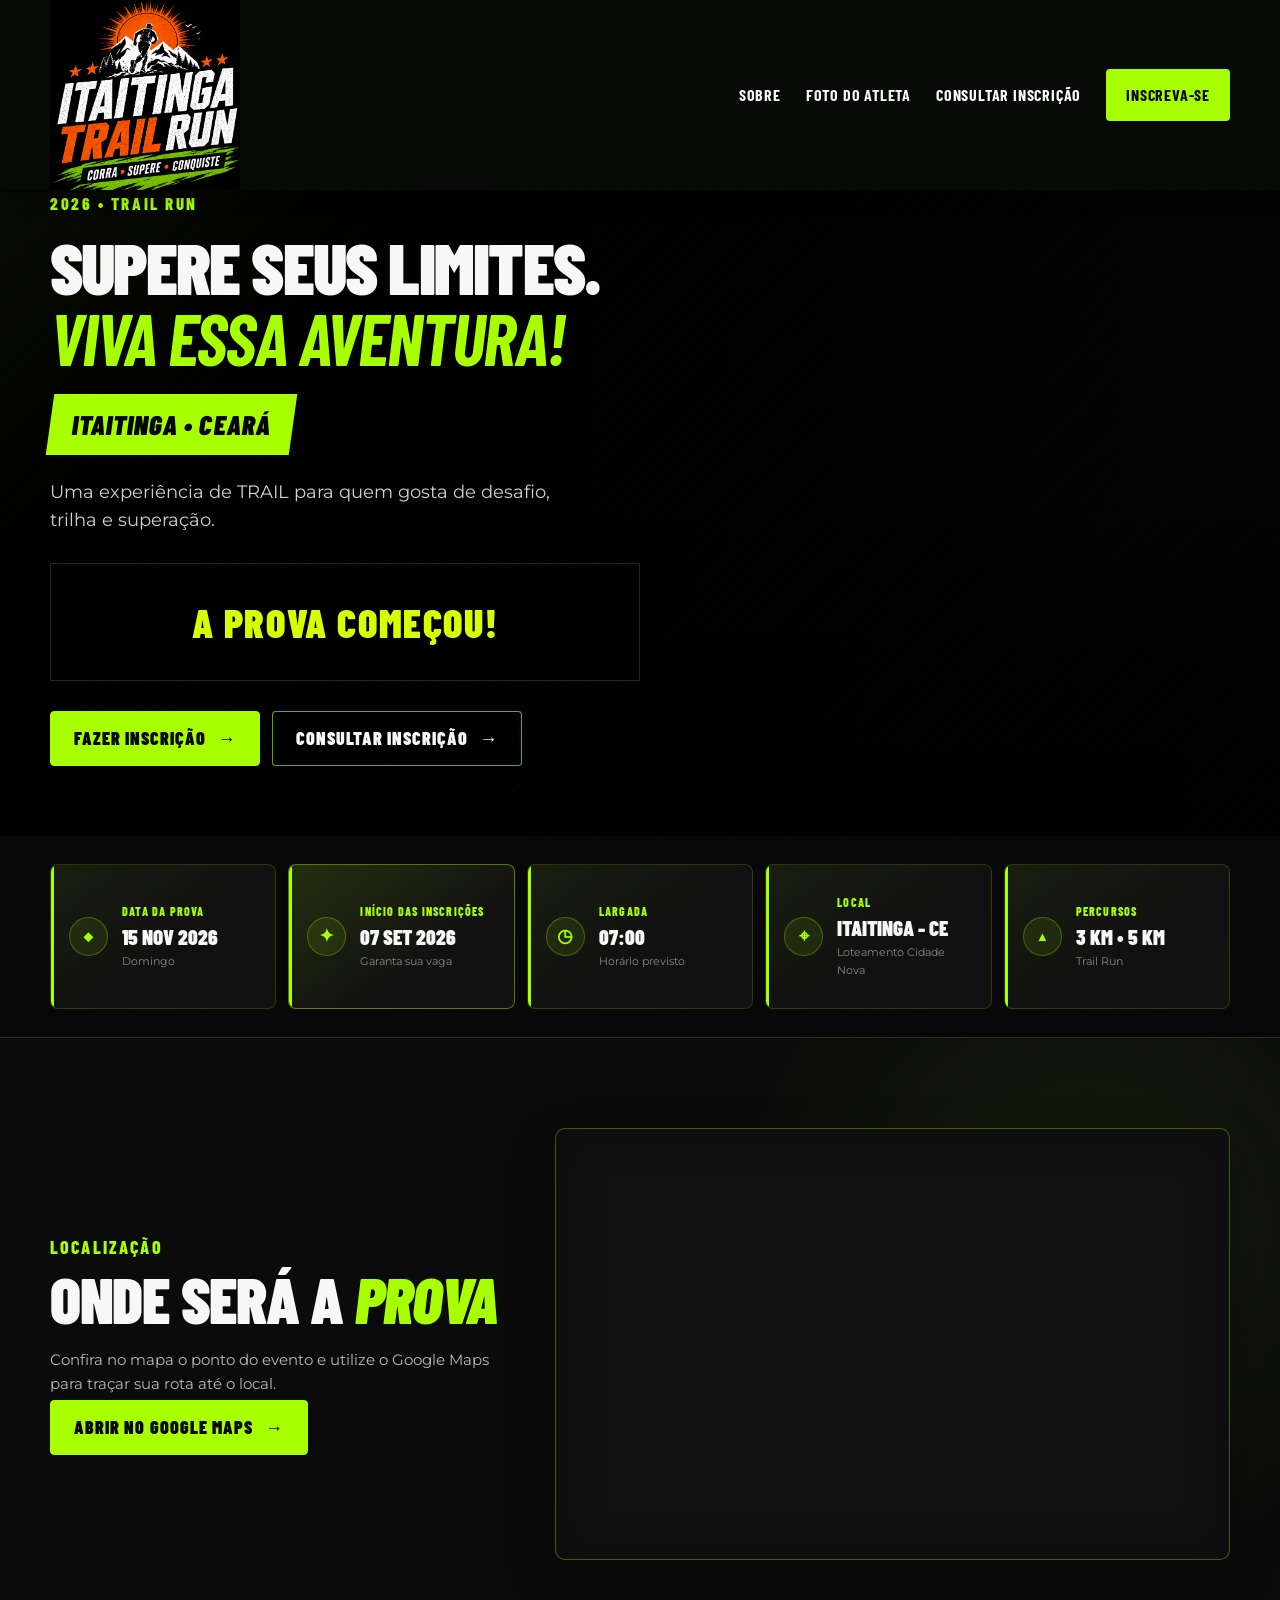
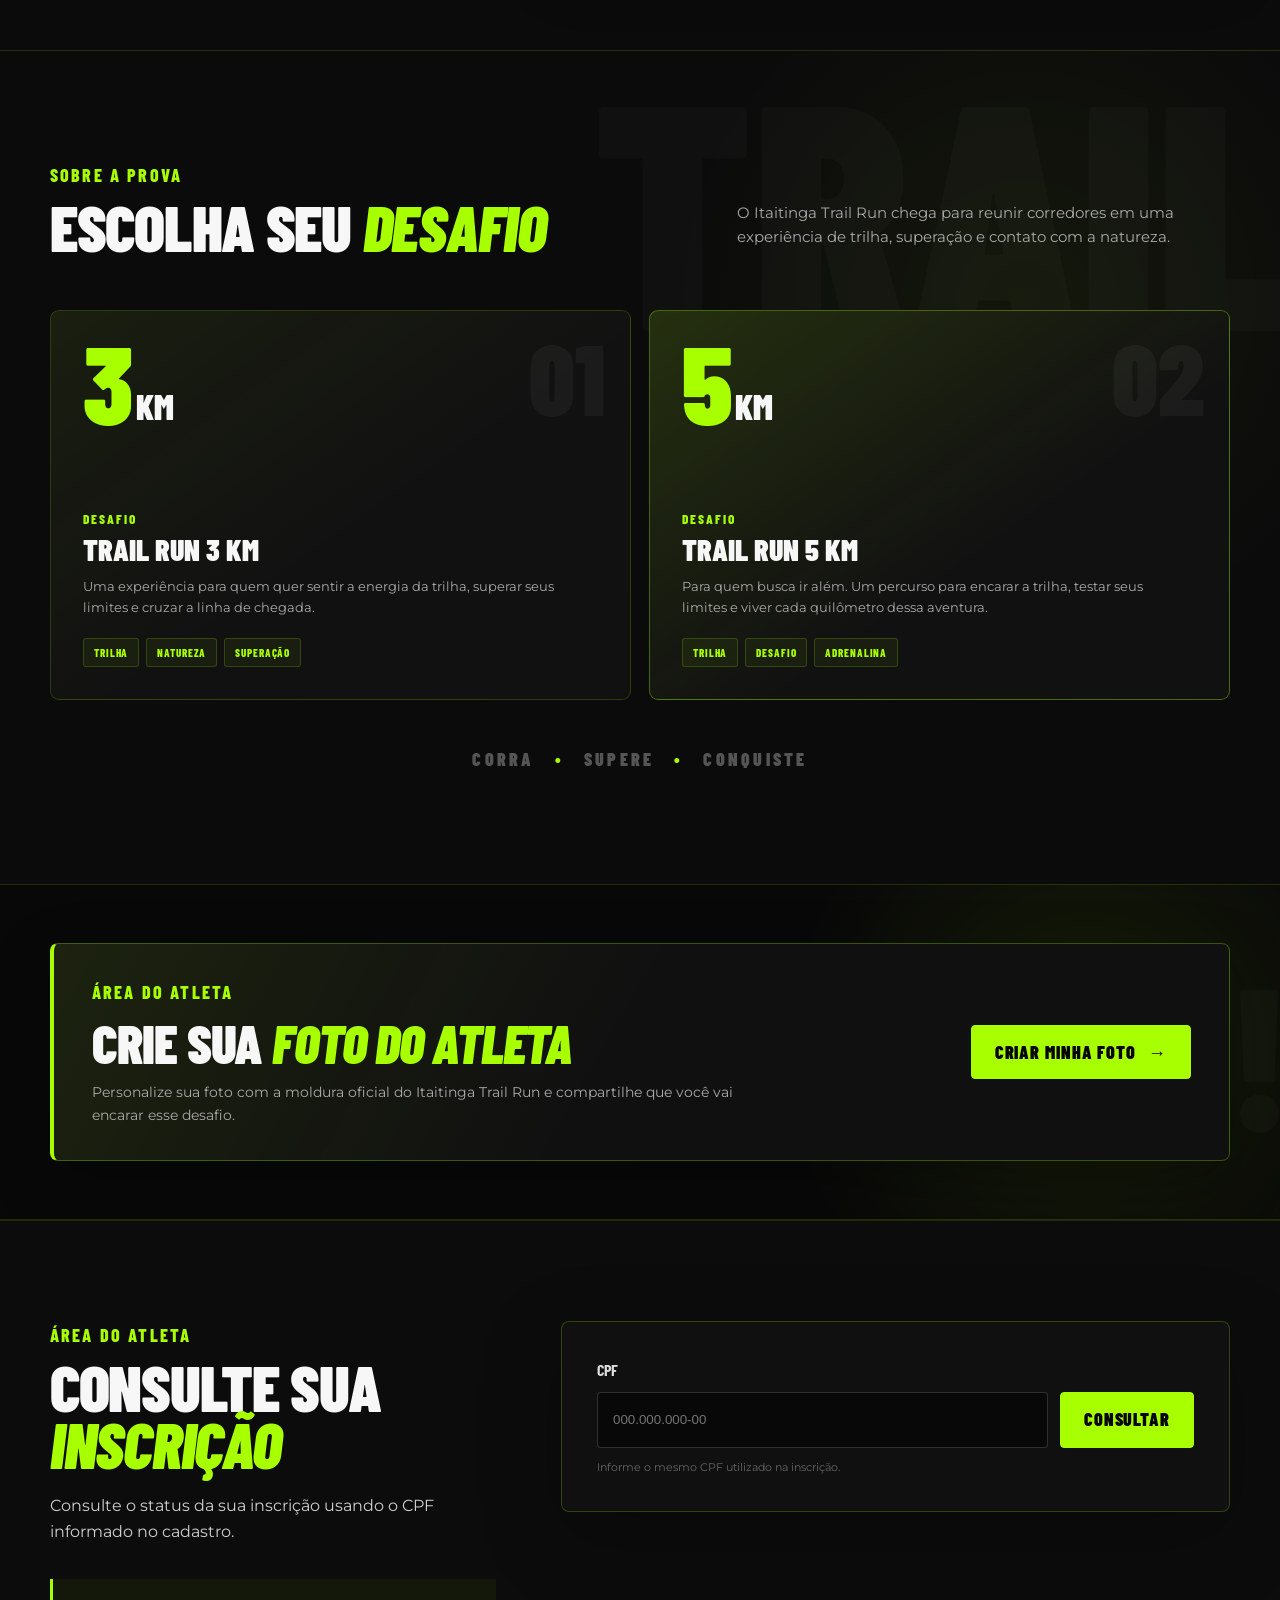
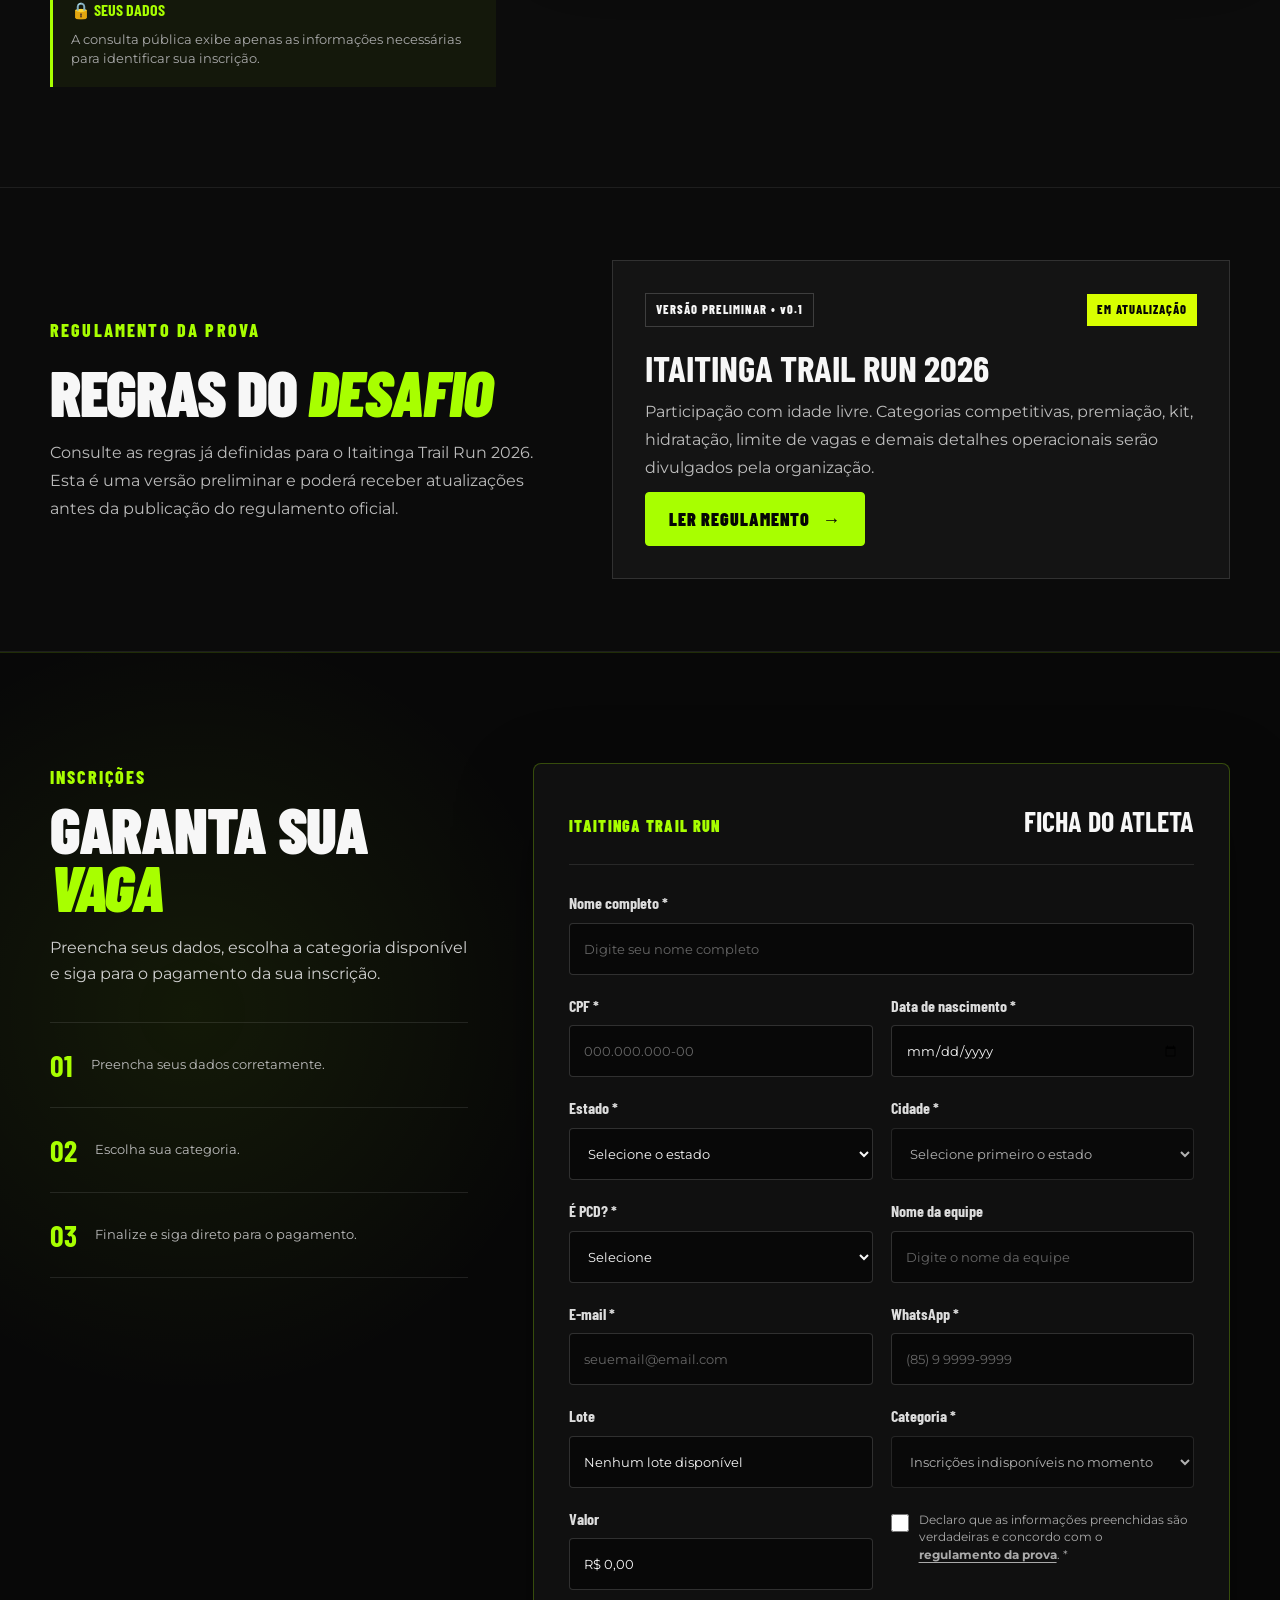
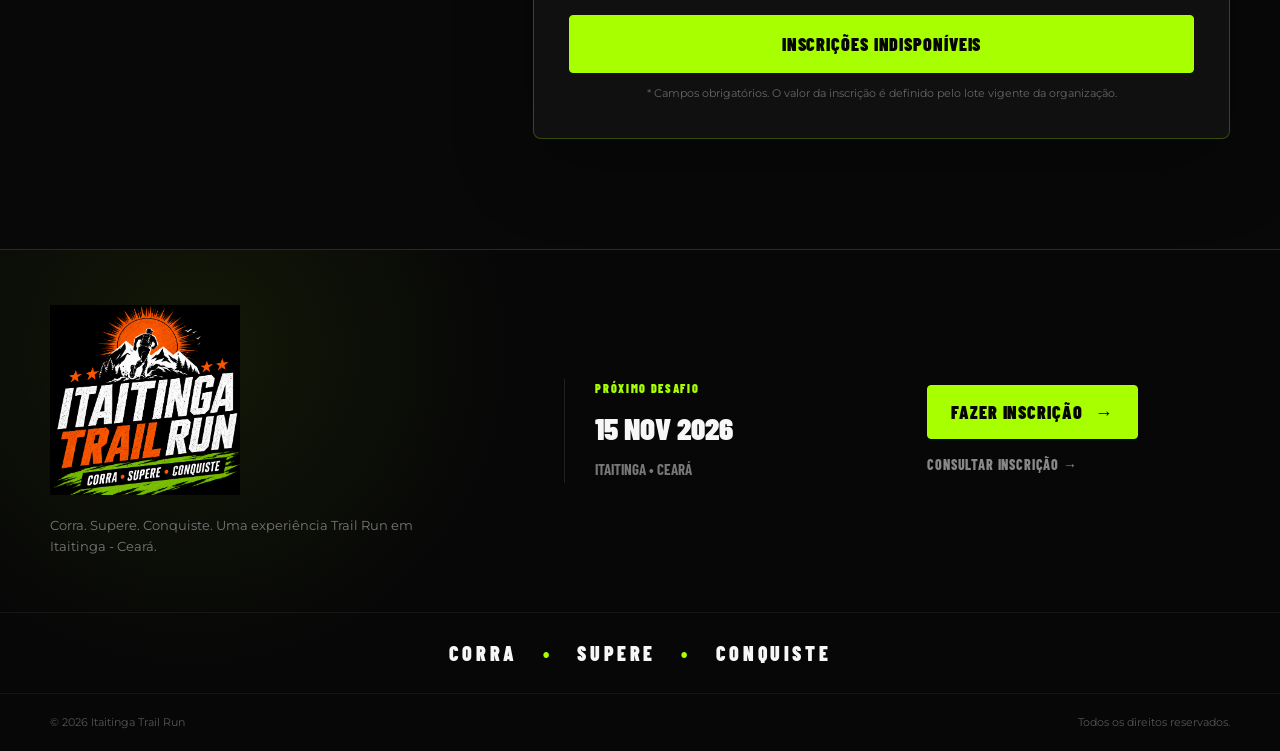
<file: index.html>
<!DOCTYPE html>
<html lang="pt-BR">
<head>
  <meta charset="utf-8"/>
  <meta name="viewport" content="width=device-width, initial-scale=1.0"/>
  <title>Itaitinga Trail Run | 2026</title>
<link rel="icon" type="image/png" sizes="32x32" href="assets/favicon.png">
<link rel="apple-touch-icon" href="assets/favicon.png">
  <meta name="description" content="Itaitinga Trail Run 2026. Corra, supere e conquiste em uma experiência de trail run em Itaitinga, Ceará."/>
  <meta name="theme-color" content="#050505"/>
  <link href="https://fonts.googleapis.com" rel="preconnect"/>
  <link crossorigin href="https://fonts.gstatic.com" rel="preconnect"/>
  <link href="https://fonts.googleapis.com/css2?family=Barlow+Condensed:wght@400;500;600;700;800;900&family=Montserrat:wght@400;500;600;700;800&display=swap" rel="stylesheet"/>
  <link href="css/styles.css" rel="stylesheet"/>
</head>
<body>

<header class="site-header" id="topo">
  <div class="container header-inner">
    <a aria-label="Itaitinga TRAIL RUN - início" class="brand" href="#inicio">
      <img alt="Itaitinga TRAIL RUN" src="assets/logo-itaitinga-trail-run.png"/>
    </a>

    <button aria-expanded="false" aria-label="Abrir menu" class="menu-toggle" id="menuToggle">
      <span></span><span></span><span></span>
    </button>

    <nav class="main-nav" id="mainNav">
      <a href="#sobre">SOBRE</a>
       <a href="foto-atleta/index.html" target="_blank" rel="noopener">FOTO DO ATLETA</a>
      <a class="nav-consult" href="#consulta-inscricao">CONSULTAR INSCRIÇÃO</a>
      <a class="nav-cta js-open-registration" href="#inscricoes">INSCREVA-SE</a>
    </nav>
  </div>
</header>

<main>

  <!-- HERO -->
  <section class="hero" id="inicio">
    <div class="hero-overlay"></div>
    <div class="container hero-content">
      <div class="hero-copy reveal">
        <span class="eyebrow">2026 • TRAIL RUN</span>
        <h1>
          SUPERE SEUS LIMITES.
          <strong>VIVA ESSA AVENTURA!</strong>
        </h1>

        <div class="event-badge">ITAITINGA • CEARÁ</div>

        <p class="hero-text">
          Uma experiência de TRAIL para quem gosta de desafio,
          trilha e superação.
        </p>


        <div class="race-countdown" id="raceCountdown" aria-label="Contagem regressiva para a prova">
          <div class="race-countdown-heading">
            <span>FALTAM</span>
            <strong>PARA A LARGADA</strong>
          </div>

          <div class="race-countdown-grid">
            <div class="race-countdown-item">
              <strong id="countdownDays">00</strong>
              <span>DIAS</span>
            </div>
            <div class="race-countdown-item">
              <strong id="countdownHours">00</strong>
              <span>HORAS</span>
            </div>
            <div class="race-countdown-item">
              <strong id="countdownMinutes">00</strong>
              <span>MIN</span>
            </div>
            <div class="race-countdown-item">
              <strong id="countdownSeconds">00</strong>
              <span>SEG</span>
            </div>
          </div>

          <div class="race-countdown-live" id="raceCountdownLive" hidden>
            A PROVA COMEÇOU!
          </div>
        </div>

        <div class="hero-actions">
          <a class="btn btn-primary js-open-registration" href="#inscricoes">FAZER INSCRIÇÃO <span>→</span></a>
          <a class="btn btn-outline js-open-consultation" href="#consulta-inscricao">CONSULTAR INSCRIÇÃO <span>→</span></a>
        </div>
      </div>
    </div>
  </section>
<!-- INFORMAÇÕES PRINCIPAIS DO EVENTO -->
<section class="event-details">

  <div class="container">

    <div class="event-details-grid">

      <!-- DATA -->
      <div class="event-detail-card">
        <span class="event-detail-icon">◆</span>

        <div>
          <small>DATA DA PROVA</small>
          <strong>15 NOV 2026</strong>
          <p>Domingo</p>
        </div>
      </div>


      <!-- INSCRIÇÕES -->
      <div class="event-detail-card event-detail-featured">
        <span class="event-detail-icon">✦</span>

        <div>
          <small>INÍCIO DAS INSCRIÇÕES</small>
          <strong>07 SET 2026</strong>
          <p>Garanta sua vaga</p>
        </div>
      </div>


      <!-- HORÁRIO -->
      <div class="event-detail-card">
        <span class="event-detail-icon">◷</span>

        <div>
          <small>LARGADA</small>
          <strong>07:00</strong>
          <p>Horário previsto</p>
        </div>
      </div>


      <!-- LOCAL -->
      <div class="event-detail-card">
        <span class="event-detail-icon">⌖</span>

        <div>
          <small>LOCAL</small>
          <strong>ITAITINGA - CE</strong>
          <p>Loteamento Cidade Nova</p>
        </div>
      </div>


      <!-- PERCURSOS -->
      <div class="event-detail-card">
        <span class="event-detail-icon">▲</span>

        <div>
          <small>PERCURSOS</small>
          <strong>3 KM • 5 KM</strong>
          <p>Trail Run</p>
        </div>
      </div>

    </div>

  </div>

</section>

<!-- LOCALIZAÇÃO DO EVENTO -->
<section class="event-location">

  <div class="container event-location-grid">

    <div class="event-location-copy">

      <span class="section-label">
        LOCALIZAÇÃO
      </span>

      <h2>
        ONDE SERÁ A <em>PROVA</em>
      </h2>

      <p>
        Confira no mapa o ponto do evento e utilize
        o Google Maps para traçar sua rota até o local.
      </p>

      <a
        class="btn btn-primary event-location-button"
        href="https://www.google.com/maps/search/?api=1&query=Loteamento+Cidade+Nova+Itaitinga+CE"
        target="_blank"
        rel="noopener noreferrer"
      >
        ABRIR NO GOOGLE MAPS
        <span>→</span>
      </a>

    </div>


    <div class="event-location-map">

      <iframe
        title="Localização Itaitinga Trail Run"
        src="https://www.google.com/maps?q=Loteamento%20Cidade%20Nova%20Itaitinga%20CE&output=embed"
        loading="lazy"
        allowfullscreen
        aria-label="Mapa da localização do Itaitinga Trail Run"
        referrerpolicy="no-referrer-when-downgrade"
      ></iframe>

    </div>

  </div>

</section>

  <!-- SOBRE -->
<section class="section section-dark trail-about" id="sobre">

  <div class="container">

    <div class="trail-about-heading reveal">

      <div>
        <span class="section-label">
          SOBRE A PROVA
        </span>

        <h2>
          ESCOLHA SEU <em>DESAFIO</em>
        </h2>
      </div>

      <p>
        O Itaitinga Trail Run chega para reunir corredores
        em uma experiência de trilha, superação e contato
        com a natureza.
      </p>

    </div>


    <div class="trail-challenges">

      <!-- 3 KM -->
      <article class="trail-challenge-card reveal">

        <div class="trail-challenge-number">
          01
        </div>

        <div class="trail-challenge-distance">
          <strong>3</strong>
          <span>KM</span>
        </div>

        <div class="trail-challenge-content">

          <small>DESAFIO</small>

          <h3>
            TRAIL RUN 3 KM
          </h3>

          <p>
            Uma experiência para quem quer sentir a energia
            da trilha, superar seus limites e cruzar a linha
            de chegada.
          </p>

          <div class="trail-challenge-tags">
            <span>TRILHA</span>
            <span>NATUREZA</span>
            <span>SUPERAÇÃO</span>
          </div>

        </div>

      </article>


      <!-- 5 KM -->
      <article class="trail-challenge-card trail-challenge-main reveal">

        <div class="trail-challenge-number">
          02
        </div>

        <div class="trail-challenge-distance">
          <strong>5</strong>
          <span>KM</span>
        </div>

        <div class="trail-challenge-content">

          <small>DESAFIO</small>

          <h3>
            TRAIL RUN 5 KM
          </h3>

          <p>
            Para quem busca ir além. Um percurso para encarar
            a trilha, testar seus limites e viver cada quilômetro
            dessa aventura.
          </p>

          <div class="trail-challenge-tags">
            <span>TRILHA</span>
            <span>DESAFIO</span>
            <span>ADRENALINA</span>
          </div>

        </div>

      </article>

    </div>


    <div class="trail-about-footer reveal">

      <span>
        CORRA
      </span>

      <i>•</i>

      <span>
        SUPERE
      </span>

      <i>•</i>

      <span>
        CONQUISTE
      </span>

    </div>

  </div>

</section>

  <!-- FOTO DO ATLETA -->
  <section class="athlete-photo-cta">
    <div class="container">
      <div class="athlete-photo-cta-card reveal">
        <div class="athlete-photo-cta-copy">
          <span class="section-label">ÁREA DO ATLETA</span>
          <h2>CRIE SUA <em>FOTO DO ATLETA</em></h2>
          <p>
            Personalize sua foto com a moldura oficial do Itaitinga Trail Run
            e compartilhe que você vai encarar esse desafio.
          </p>
        </div>

        <a class="btn btn-primary"
           href="foto-atleta/"
           target="_blank"
           rel="noopener">
          CRIAR MINHA FOTO <span>→</span>
        </a>
      </div>
    </div>
  </section>

  <!-- CONSULTA DE INSCRIÇÃO -->
  <section class="consultation-section" id="consulta-inscricao">
    <div class="container consultation-layout">
      <div class="consultation-intro reveal">
        <span class="section-label">ÁREA DO ATLETA</span>
        <h2>CONSULTE SUA <em>INSCRIÇÃO</em></h2>
        <p>Consulte o status da sua inscrição usando o CPF informado no cadastro.</p>

        <div class="consultation-note">
          <strong>🔒 SEUS DADOS</strong>
          <span>
            A consulta pública exibe apenas as informações necessárias
            para identificar sua inscrição.
          </span>
        </div>
      </div>

      <div class="consultation-card reveal">
        <form class="consultation-form" id="form-consulta">
          <label for="consulta-cpf">CPF</label>
          <div class="consultation-input-row">
            <input autocomplete="off" id="consulta-cpf" maxlength="14" name="cpf" placeholder="000.000.000-00" required type="text"/>
            <button class="btn btn-primary" type="submit">CONSULTAR</button>
          </div>
          <p class="consultation-hint">Informe o mesmo CPF utilizado na inscrição.</p>
        </form>

        <div class="consulta-state" hidden id="consulta-loading">CONSULTANDO INSCRIÇÃO...</div>
        <div class="consulta-state consulta-error" hidden id="consulta-erro"></div>

        <div class="registration-result" hidden id="consulta-resultado">
          <div class="result-top">
            <span>ITAITINGA TRAIL RUN</span>
            <strong id="resultado-numero">#000</strong>
          </div>

          <div class="result-athlete">
            <small>ATLETA</small>
            <strong id="resultado-nome">—</strong>
          </div>

          <div class="result-category">
            <small>CATEGORIA</small>
            <strong id="resultado-categoria">—</strong>
          </div>

          <div class="result-status" id="resultado-status">
            <span id="resultado-status-text">—</span>
          </div>

          <p class="result-message" id="resultado-mensagem"></p>
        </div>
      </div>
    </div>
  </section>


  <!-- REGULAMENTO -->
  <section class="rules-section" id="regulamento">
    <div class="container rules-layout">
      <div class="rules-copy reveal">
        <span class="section-label">REGULAMENTO DA PROVA</span>
        <h2>REGRAS DO <em>DESAFIO</em></h2>
        <p>
          Consulte as regras já definidas para o Itaitinga Trail Run 2026.
          Esta é uma versão preliminar e poderá receber atualizações antes
          da publicação do regulamento oficial.
        </p>
      </div>

      <div class="rules-card reveal">
        <div class="rules-card-top">
          <span class="rules-version">VERSÃO PRELIMINAR • v0.1</span>
          <span class="rules-status">EM ATUALIZAÇÃO</span>
        </div>
        <strong>ITAITINGA TRAIL RUN 2026</strong>
        <p>
          Participação com idade livre. Categorias competitivas, premiação,
          kit, hidratação, limite de vagas e demais detalhes operacionais
          serão divulgados pela organização.
        </p>
        <button class="btn btn-primary" type="button" data-open-rules>
          LER REGULAMENTO <span>→</span>
        </button>
      </div>
    </div>
  </section>

  <!-- INSCRIÇÃO -->
  <section class="registration-section" id="inscricoes">
    <div class="container registration-layout">
      <div class="registration-intro reveal">
        <span class="section-label">INSCRIÇÕES</span>
        <h2>GARANTA SUA <em>VAGA</em></h2>
        <p>
          Preencha seus dados, escolha a categoria disponível e siga para o pagamento da sua inscrição.
        </p>

        <div class="registration-notes">
          <div><strong>01</strong><span>Preencha seus dados corretamente.</span></div>
          <div><strong>02</strong><span>Escolha sua categoria.</span></div>
          <div><strong>03</strong><span>Finalize e siga direto para o pagamento.</span></div>
        </div>
      </div>

      <form class="registration-form reveal" id="form-inscricao">
        <div class="form-header">
          <span>ITAITINGA TRAIL RUN</span>
          <strong>FICHA DO ATLETA</strong>
        </div>

        <div class="form-grid">
          <div class="form-group full">
            <label for="nome">Nome completo *</label>
            <input id="nome" name="nome" autocomplete="name" placeholder="Digite seu nome completo" required type="text"/>
          </div>

          <div class="form-group">
            <label for="cpf">CPF *</label>
            <input id="cpf" maxlength="14" name="cpf" autocomplete="off" inputmode="numeric" placeholder="000.000.000-00" required type="text"/>
          </div>

          <div class="form-group">
            <label for="dataNascimento">Data de nascimento *</label>
            <input id="dataNascimento" name="dataNascimento" autocomplete="bday" required type="date"/>
          </div>

          <div class="form-group">
            <label for="estado">Estado *</label>
            <select id="estado" name="estado" required>
              <option value="">Selecione o estado</option>
            </select>
          </div>

          <div class="form-group">
            <label for="cidade">Cidade *</label>
            <select disabled id="cidade" name="cidade" required>
              <option value="">Selecione primeiro o estado</option>
            </select>
          </div>

          <div class="form-group">
            <label for="pcd">É PCD? *</label>
            <select id="pcd" name="pcd" required>
              <option value="">Selecione</option>
              <option value="Não">Não</option>
              <option value="Sim">Sim</option>
            </select>
          </div>

          <div class="form-group">
            <label for="equipe">Nome da equipe</label>
            <input id="equipe" name="equipe" placeholder="Digite o nome da equipe" type="text"/>
          </div>

          <div class="form-group">
            <label for="email">E-mail *</label>
            <input id="email" name="email" autocomplete="email" placeholder="seuemail@email.com" required type="email"/>
          </div>

          <div class="form-group">
            <label for="telefone">WhatsApp *</label>
            <input id="telefone" name="telefone" autocomplete="tel" inputmode="tel" placeholder="(85) 9 9999-9999" required type="tel"/>
          </div>

          <div class="form-group">
            <label for="lote">Lote</label>
            <input id="lote" name="lote" readonly type="text" value="CARREGANDO..."/>
          </div>

          <div class="form-group">
            <label for="categoria">Categoria *</label>
            <select disabled id="categoria" name="categoria" required>
              <option value="">CARREGANDO CATEGORIAS...</option>
            </select>
          </div>

          <div class="form-group">
            <label for="valor">Valor</label>
            <input id="valor" name="valor" readonly type="text" value="R$ 0,00"/>
          </div>

          <div class="form-check full">
            <input id="termos" name="termos" required type="checkbox"/>
            <label for="termos">
              Declaro que as informações preenchidas são verdadeiras e
              concordo com o <button class="rules-inline-link" type="button" data-open-rules>regulamento da prova</button>. *
            </label>
          </div>
        </div>

        <button class="btn btn-primary btn-submit" type="submit">
          ENVIAR INSCRIÇÃO <span>→</span>
        </button>

        <p class="form-disclaimer">
          * Campos obrigatórios. O valor da inscrição é definido pelo lote vigente da organização.
        </p>

        <div class="form-success" hidden id="formSuccess"></div>
      </form>
    </div>
  </section>

</main>
<!-- RODAPÉ -->
<footer class="site-footer">

  <div class="container footer-main">

    <div class="footer-brand">

      <img
        src="assets/logo-itaitinga-trail-run.png"
        alt="Itaitinga Trail Run"
      >

      <p>
        Corra. Supere. Conquiste.
        Uma experiência Trail Run em Itaitinga - Ceará.
      </p>

    </div>


    <div class="footer-event">

      <small>PRÓXIMO DESAFIO</small>

      <strong>
        15 NOV 2026
      </strong>

      <span>
        ITAITINGA • CEARÁ
      </span>

    </div>


    <div class="footer-actions">

      <a
        href="#inscricoes"
        class="btn btn-primary js-open-registration"
      >
        FAZER INSCRIÇÃO
        <span>→</span>
      </a>

      <a
        href="#consulta-inscricao"
        class="footer-consult-link js-open-consultation"
      >
        CONSULTAR INSCRIÇÃO →
      </a>

    </div>

  </div>


  <div class="footer-slogan">

    <div class="container">

      <span>CORRA</span>
      <i>•</i>

      <span>SUPERE</span>
      <i>•</i>

      <span>CONQUISTE</span>

    </div>

  </div>


  <div class="footer-bottom">

    <div class="container">

      <span>
        © 2026 Itaitinga Trail Run
      </span>

      <span>
        Todos os direitos reservados.
      </span>

    </div>

  </div>

</footer>

<!-- MODAL - REGULAMENTO PRELIMINAR -->
<div class="rules-modal" id="modalRegulamento" hidden>
  <div class="rules-modal-overlay" data-close-rules></div>

  <div class="rules-modal-card" role="dialog" aria-modal="true" aria-labelledby="rulesModalTitle">
    <div class="rules-modal-header">
      <div>
        <span>VERSÃO PRELIMINAR • v0.1</span>
        <h2 id="rulesModalTitle">REGULAMENTO — ITAITINGA TRAIL RUN 2026</h2>
      </div>
      <button class="rules-modal-close" type="button" aria-label="Fechar regulamento" data-close-rules>×</button>
    </div>

    <div class="rules-modal-body">
      <div class="rules-alert">
        <strong>DOCUMENTO PRELIMINAR</strong>
        <p>
          Este regulamento reúne as informações e regras já definidas para o
          Itaitinga Trail Run 2026. Alguns detalhes organizacionais ainda estão
          em definição e poderão ser atualizados antes da publicação da versão oficial.
        </p>
      </div>

      <article class="rules-content">
        <h3>1. DO EVENTO</h3>
        <p>O Itaitinga Trail Run 2026 é um evento esportivo de corrida em trilha, destinado a incentivar a prática esportiva, a superação pessoal, a integração entre os participantes e o contato com a natureza.</p>
        <p>A prova será realizada em Itaitinga, Ceará, no dia <strong>15 de novembro de 2026</strong>, com largada prevista para as <strong>07h00</strong>, e contará com percursos aproximados de <strong>3 km e 5 km</strong>.</p>
        <p>Os percursos poderão apresentar terrenos irregulares, trilhas, aclives, declives, obstáculos naturais e demais características próprias de uma prova de Trail Run.</p>

        <h3>2. DA PROGRAMAÇÃO</h3>
        <p>A largada está prevista para 07h00. Horários de abertura da arena, briefing, premiação, encerramento e demais atividades serão divulgados posteriormente pela organização.</p>
        <p>A programação poderá ser alterada quando necessário por questões operacionais ou de segurança.</p>

        <h3>3. DAS INSCRIÇÕES</h3>
        <p>As inscrições terão início previsto para <strong>07 de setembro de 2026</strong> e serão realizadas através do canal oficial disponibilizado pela organização.</p>
        <p>As inscrições poderão ser divididas em lotes, com valores, períodos e quantidade de vagas definidos e divulgados pela organização. A inscrição será considerada efetivada após a confirmação do pagamento, exceto nos casos autorizados pela organização.</p>
        <p>O participante é responsável pela veracidade das informações fornecidas no cadastro.</p>

        <h3>4. DAS VAGAS</h3>
        <p>O limite de participantes será definido pela organização. As inscrições poderão ser encerradas antecipadamente caso o limite estabelecido seja atingido.</p>

        <h3>5. DA PARTICIPAÇÃO</h3>
        <p>A participação terá <strong>idade livre</strong>, observadas as regras específicas aplicáveis aos menores de 18 anos. A forma de autorização e acompanhamento de menores será detalhada na versão oficial do regulamento.</p>
        <p>O participante declara estar em condições adequadas para realizar a prova e deverá avaliar suas próprias condições físicas antes de participar.</p>

        <h3>6. DAS CATEGORIAS</h3>
        <p>A faixa etária será <strong>livre</strong>. As categorias competitivas, critérios de classificação e eventuais divisões serão divulgados posteriormente pela organização.</p>

        <h3>7. DO KIT DO ATLETA</h3>
        <p>O conteúdo do kit, bem como data, horário, local e regras para retirada, será divulgado posteriormente pelos canais oficiais do evento.</p>

        <h3>8. DA IDENTIFICAÇÃO DO ATLETA</h3>
        <p>O participante deverá utilizar corretamente a identificação oficial fornecida pela organização. A identificação não poderá ser adulterada, reproduzida ou utilizada por outro participante.</p>

        <h3>9. DOS PERCURSOS</h3>
        <p>O evento contará com percursos aproximados de 3 km e 5 km. A quilometragem poderá apresentar pequena variação em razão das características naturais do terreno e da definição final do trajeto.</p>
        <p>O participante deverá seguir a sinalização e permanecer no percurso oficial. Cortar caminho ou abandonar propositalmente o trajeto demarcado poderá resultar em desclassificação.</p>

        <h3>10. DA SEGURANÇA</h3>
        <p>Por se tratar de prova em ambiente de trilha, poderão existir pedras, raízes, areia, lama, vegetação, buracos, desníveis, subidas, descidas e outros obstáculos naturais. Os participantes deverão respeitar as orientações da organização, fiscais e equipe de apoio.</p>

        <h3>11. DA HIDRATAÇÃO</h3>
        <p>Os pontos de hidratação e sua distribuição serão definidos conforme o planejamento final dos percursos e divulgados pela organização.</p>

        <h3>12. DA CONDUTA</h3>
        <p>Os participantes deverão respeitar os demais atletas, organização, voluntários, moradores, propriedades e o meio ambiente. É proibido abandonar lixo no percurso.</p>
        <p>Fraude, agressão, atitude antidesportiva, alteração de identificação, corte intencional do percurso ou desrespeito grave às orientações da organização poderão resultar em desclassificação.</p>

        <h3>13. DO ABANDONO DA PROVA</h3>
        <p>O participante que decidir abandonar a prova deverá, sempre que possível, comunicar sua desistência à organização ou ao ponto de apoio mais próximo.</p>

        <h3>14. DA CLASSIFICAÇÃO E DOS RESULTADOS</h3>
        <p>O sistema de cronometragem, os critérios finais de classificação e o procedimento para eventuais contestações serão divulgados na versão oficial.</p>

        <h3>15. DA PREMIAÇÃO</h3>
        <p>As regras de premiação, colocações contempladas, troféus, medalhas e demais reconhecimentos ainda estão em definição e serão divulgadas antes da realização do evento.</p>

        <h3>16. DO CANCELAMENTO E DA TRANSFERÊNCIA</h3>
        <p>As regras para cancelamento, transferência de titularidade e eventual reembolso serão definidas e publicadas pela organização, observada a legislação aplicável.</p>

        <h3>17. DE ALTERAÇÕES DO EVENTO</h3>
        <p>A organização poderá alterar percurso, horários, programação ou outras características quando necessário para preservar a segurança dos participantes ou diante de circunstâncias alheias ao seu controle.</p>

        <h3>18. DO USO DE IMAGEM</h3>
        <p>Durante o evento poderão ser realizados registros fotográficos e audiovisuais. A utilização desses registros pela organização observará a legislação aplicável.</p>

        <h3>19. DA RESPONSABILIDADE DO PARTICIPANTE</h3>
        <p>Ao realizar sua inscrição, o participante declara ter conhecimento das características de uma prova de Trail Run e compromete-se a respeitar o regulamento vigente e as orientações da organização.</p>
        <p>As disposições deste regulamento não excluem as responsabilidades legais atribuídas à organização do evento.</p>

        <h3>20. DAS DISPOSIÇÕES FINAIS</h3>
        <p>Esta é uma <strong>versão preliminar</strong>. Informações ainda não definidas serão incorporadas por meio de atualização deste documento.</p>
        <p>Os casos não previstos serão analisados pela organização, respeitando a legislação aplicável e os princípios de segurança, razoabilidade e igualdade entre os participantes.</p>
      </article>
    </div>

    <div class="rules-modal-footer">
      <span>Última versão: setembro de 2026</span>
      <button class="btn btn-primary" type="button" data-close-rules>ENTENDI</button>
    </div>
  </div>
</div>

<script>
(() => {
  const modal = document.getElementById("modalRegulamento");
  if (!modal) return;

  const openRules = () => {
    modal.hidden = false;
    document.body.classList.add("rules-modal-open");
    const closeButton = modal.querySelector(".rules-modal-close");
    if (closeButton) closeButton.focus();
  };

  const closeRules = () => {
    modal.hidden = true;
    document.body.classList.remove("rules-modal-open");
  };

  document.querySelectorAll("[data-open-rules]").forEach((button) => {
    button.addEventListener("click", openRules);
  });

  modal.querySelectorAll("[data-close-rules]").forEach((button) => {
    button.addEventListener("click", closeRules);
  });

  document.addEventListener("keydown", (event) => {
    if (event.key === "Escape" && !modal.hidden) closeRules();
  });
})();
</script>

<!-- MODAL - INSCRIÇÃO REALIZADA -->
<div id="modalInscricaoSucesso" class="success-modal" hidden>

  <div class="success-modal-overlay"></div>

  <div class="success-modal-card">

    <div class="success-modal-icon">
      ✓
    </div>

    <h2>INSCRIÇÃO REALIZADA!</h2>

    <p>
      Sua inscrição foi cadastrada com sucesso.
    </p>

    <p class="success-modal-payment-text">
      Clique no botão abaixo para prosseguir
      com o pagamento da sua inscrição.
    </p>

    <button
      type="button"
      id="btnIrPagamento"
      class="btn btn-primary"
    >
      IR PARA PAGAMENTO
      <span>→</span>
    </button>

  </div>

</div>
<script src="js/main.js"></script>

<script>
(() => {
  const raceDate = new Date("2026-11-15T07:00:00-03:00");

  const countdown = document.getElementById("raceCountdown");
  const liveMessage = document.getElementById("raceCountdownLive");
  const daysEl = document.getElementById("countdownDays");
  const hoursEl = document.getElementById("countdownHours");
  const minutesEl = document.getElementById("countdownMinutes");
  const secondsEl = document.getElementById("countdownSeconds");

  if (!countdown || !liveMessage || !daysEl || !hoursEl || !minutesEl || !secondsEl) return;

  const pad = (value) => String(value).padStart(2, "0");

  const updateCountdown = () => {
    const now = new Date();
    const distance = raceDate.getTime() - now.getTime();

    if (distance <= 0) {
      countdown.classList.add("race-started");
      liveMessage.hidden = false;

      const grid = countdown.querySelector(".race-countdown-grid");
      const heading = countdown.querySelector(".race-countdown-heading");

      if (grid) grid.hidden = true;
      if (heading) heading.hidden = true;

      return false;
    }

    const totalSeconds = Math.floor(distance / 1000);
    const days = Math.floor(totalSeconds / 86400);
    const hours = Math.floor((totalSeconds % 86400) / 3600);
    const minutes = Math.floor((totalSeconds % 3600) / 60);
    const seconds = totalSeconds % 60;

    daysEl.textContent = pad(days);
    hoursEl.textContent = pad(hours);
    minutesEl.textContent = pad(minutes);
    secondsEl.textContent = pad(seconds);

    return true;
  };

  if (updateCountdown()) {
    const timer = setInterval(() => {
      if (!updateCountdown()) clearInterval(timer);
    }, 1000);
  }
})();
</script>

</body>
</html>
</file>
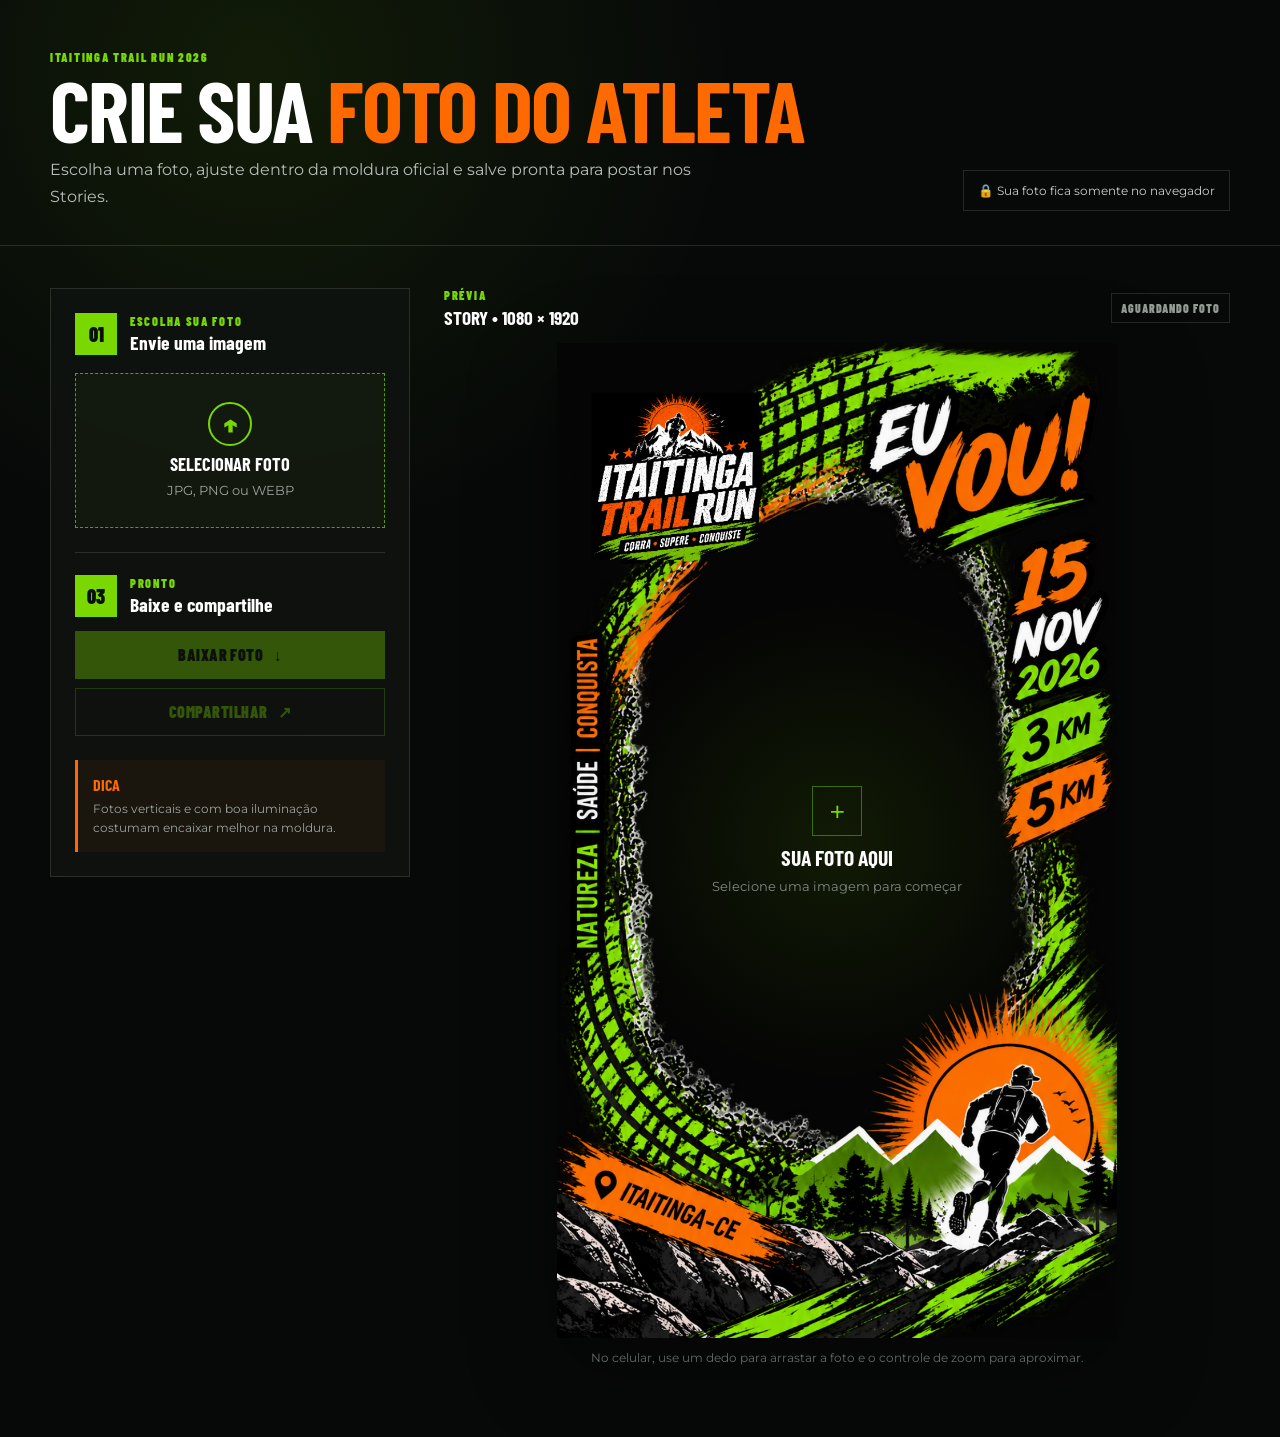
<file: foto-atleta/index.html>
<!doctype html>
<html lang="pt-BR">
<head>
  <meta charset="utf-8">
  <meta name="viewport" content="width=device-width, initial-scale=1">
  <meta name="theme-color" content="#090909">
  <title>Foto do Atleta | Itaitinga Trail Run 2026</title>
  <meta name="description" content="Crie sua foto oficial do Itaitinga Trail Run 2026 e compartilhe nos stories.">
  <link rel="preconnect" href="https://fonts.googleapis.com">
  <link rel="preconnect" href="https://fonts.gstatic.com" crossorigin>
  <link href="https://fonts.googleapis.com/css2?family=Barlow+Condensed:wght@500;600;700;800;900&family=Montserrat:wght@400;500;600;700;800&display=swap" rel="stylesheet">
  <link rel="stylesheet" href="css/foto-atleta.css">
</head>
<body>
  <main class="athlete-photo-page">
    <section class="intro">
      <div class="container intro-inner">
        <div>
          <span class="eyebrow">ITAITINGA TRAIL RUN 2026</span>
          <h1>CRIE SUA <em>FOTO DO ATLETA</em></h1>
          <p>Escolha uma foto, ajuste dentro da moldura oficial e salve pronta para postar nos Stories.</p>
        </div>
        <span class="privacy-badge">🔒 Sua foto fica somente no navegador</span>
      </div>
    </section>

    <section class="editor-section">
      <div class="container editor-grid">

        <aside class="editor-panel">
          <div class="step">
            <span class="step-number">01</span>
            <div>
              <small>ESCOLHA SUA FOTO</small>
              <strong>Envie uma imagem</strong>
            </div>
          </div>

          <input id="photoInput" type="file" accept="image/jpeg,image/png,image/webp" hidden>

          <button class="upload-box" id="choosePhotoButton" type="button">
            <span class="upload-icon">↑</span>
            <strong>SELECIONAR FOTO</strong>
            <small>JPG, PNG ou WEBP</small>
          </button>

          <div class="controls" id="controls" hidden>
            <div class="step compact">
              <span class="step-number">02</span>
              <div>
                <small>AJUSTE</small>
                <strong>Posicione como preferir</strong>
              </div>
            </div>

            <label class="range-field">
              <span>ZOOM</span>
              <input id="zoomRange" type="range" min="1" max="3" value="1" step="0.01">
            </label>

            <p class="drag-tip">Arraste a foto diretamente na prévia para reposicionar.</p>

            <button class="btn btn-secondary" id="resetButton" type="button">REDEFINIR POSIÇÃO</button>
          </div>

          <div class="action-box">
            <div class="step compact">
              <span class="step-number">03</span>
              <div>
                <small>PRONTO</small>
                <strong>Baixe e compartilhe</strong>
              </div>
            </div>

            <button class="btn btn-primary" id="downloadButton" type="button" disabled>
              BAIXAR FOTO
              <span>↓</span>
            </button>

            <button class="btn btn-outline" id="shareButton" type="button" disabled>
              COMPARTILHAR
              <span>↗</span>
            </button>
          </div>

          <div class="notice">
            <strong>DICA</strong>
            <p>Fotos verticais e com boa iluminação costumam encaixar melhor na moldura.</p>
          </div>
        </aside>

        <div class="preview-column">
          <div class="preview-head">
            <div>
              <small>PRÉVIA</small>
              <strong>STORY • 1080 × 1920</strong>
            </div>
            <span id="previewStatus">AGUARDANDO FOTO</span>
          </div>

          <div class="canvas-shell">
            <canvas id="editorCanvas" width="1080" height="1920" aria-label="Prévia da foto do atleta"></canvas>
            <div class="empty-state" id="emptyState">
              <span>+</span>
              <strong>SUA FOTO AQUI</strong>
              <small>Selecione uma imagem para começar</small>
            </div>
          </div>

          <p class="preview-help">No celular, use um dedo para arrastar a foto e o controle de zoom para aproximar.</p>
        </div>

      </div>
    </section>
  </main>

  <script src="js/foto-atleta.js"></script>
</body>
</html>
</file>
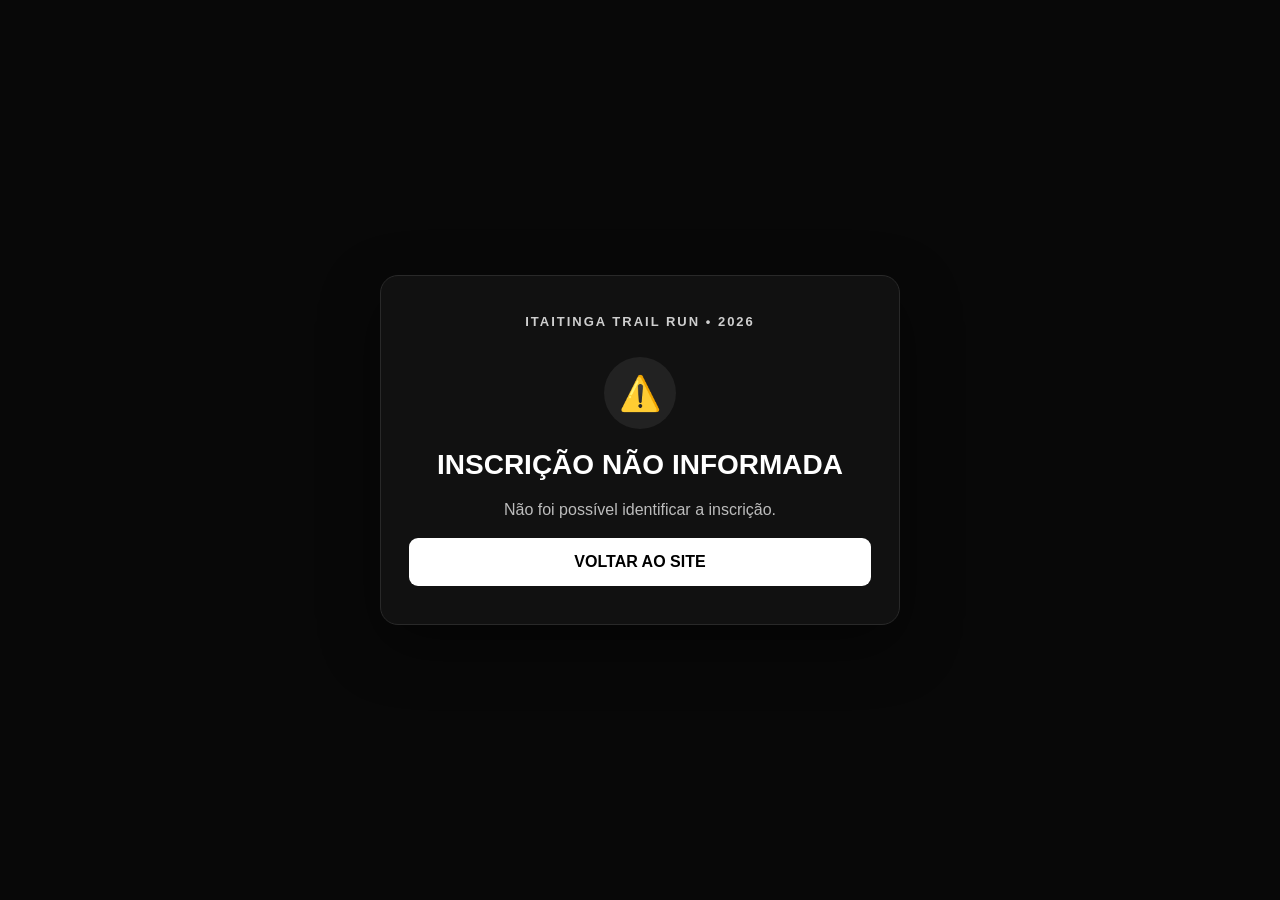
<file: pagamento.html>
<!DOCTYPE html>

<html lang="pt-BR">

<head>

  <meta charset="UTF-8">

  <meta
    name="viewport"
    content="width=device-width, initial-scale=1.0"
  >

  <title>
    Pagamento | Itaitinga Trail Run 
  </title>
    <link rel="icon" type="image/png" sizes="32x32" href="assets/favicon.png">
    <link rel="apple-touch-icon" href="assets/favicon.png">

  <style>

    * {
      box-sizing: border-box;
    }

    body {

      margin: 0;

      min-height: 100vh;

      display: flex;

      align-items: center;

      justify-content: center;

      padding: 24px;

      font-family:
        Arial,
        Helvetica,
        sans-serif;

      background:
        #080808;

      color:
        #ffffff;

    }


    .card {

      width: 100%;

      max-width: 520px;

      background:
        #111111;

      border:
        1px solid #292929;

      border-radius:
        18px;

      padding:
        38px 28px;

      text-align:
        center;

      box-shadow:
        0 20px 60px
        rgba(0,0,0,.45);

    }


    .logo {

      font-size:
        13px;

      font-weight:
        800;

      letter-spacing:
        2px;

      margin-bottom:
        28px;

      opacity:
        .8;

    }


    .icone {

      width:
        72px;

      height:
        72px;

      margin:
        0 auto 20px;

      display:
        flex;

      align-items:
        center;

      justify-content:
        center;

      border-radius:
        50%;

      font-size:
        34px;

      background:
        #222;

    }


    h1 {

      margin:
        0 0 12px;

      font-size:
        28px;

    }


    #mensagem {

      color:
        #bcbcbc;

      line-height:
        1.6;

    }


    .dados {

      margin:
        28px 0;

      padding:
        20px;

      text-align:
        left;

      background:
        #181818;

      border-radius:
        12px;

    }


    .dados div {

      display:
        flex;

      justify-content:
        space-between;

      gap:
        20px;

      padding:
        9px 0;

      border-bottom:
        1px solid #292929;

    }


    .dados div:last-child {

      border-bottom:
        none;

    }


    .dados span {

      color:
        #888;

    }


    .confirmado {

      color:
        #54df73;

    }


    .aguardando {

      color:
        #ffb629;

    }


    .btn {

      display:
        inline-block;

      width:
        100%;

      padding:
        15px 20px;

      border-radius:
        9px;

      text-decoration:
        none;

      font-weight:
        800;

      background:
        #ffffff;

      color:
        #000000;

    }

  </style>

</head>


<body>

  <main class="card">

    <div class="logo">
      ITAITINGA TRAIL RUN • 2026
    </div>


    <div
      class="icone"
      id="icone"
    >
      ⏳
    </div>


    <h1 id="titulo">
      VERIFICANDO PAGAMENTO...
    </h1>


    <p id="mensagem">
      Aguarde enquanto verificamos a confirmação
      da sua inscrição.
    </p>


    <div
      class="dados"
      id="dados"
      hidden
    >

      <div>
        <span>Inscrição</span>
        <strong id="numero">—</strong>
      </div>

      <div>
        <span>Categoria</span>
        <strong id="categoria">—</strong>
      </div>

      <div>
        <span>Pagamento</span>
        <strong id="pagamento">—</strong>
      </div>

      <div>
        <span>Status</span>
        <strong id="status">—</strong>
      </div>

    </div>


    <a
      href="/"
      class="btn"
    >
      VOLTAR AO SITE
    </a>

  </main>


  <script>

    const API_URL =
      "https://script.google.com/macros/s/AKfycbzBL3zWUZLpSDvR_Oomuk50_3YkfEWb_WlwhALZAO1d3BbXOvPAE64gHwZ8SiTVAyHf/exec";


    const params =
      new URLSearchParams(
        window.location.search
      );


    const inscricao =
      params.get(
        "inscricao"
      );


    const titulo =
      document.getElementById(
        "titulo"
      );

    const mensagem =
      document.getElementById(
        "mensagem"
      );

    const icone =
      document.getElementById(
        "icone"
      );

    const dadosBox =
      document.getElementById(
        "dados"
      );


    async function verificarPagamento() {

      if (!inscricao) {

        titulo.textContent =
          "INSCRIÇÃO NÃO INFORMADA";

        mensagem.textContent =
          "Não foi possível identificar a inscrição.";

        icone.textContent =
          "⚠️";

        return;

      }


      try {

        const url =
          API_URL +
          "?action=publicStatusPagamento" +
          "&inscricao=" +
          encodeURIComponent(
            inscricao
          );


        const response =
          await fetch(url);


        const json =
          await response.json();


        if (
          !json.sucesso ||
          !json.dados?.encontrado
        ) {

          throw new Error(
            "Inscrição não encontrada."
          );

        }


        const dados =
          json.dados;


        document
          .getElementById(
            "numero"
          )
          .textContent =
            "#" +
            dados.numeroInscricao;


        document
          .getElementById(
            "categoria"
          )
          .textContent =
            dados.categoria || "—";


        document
          .getElementById(
            "pagamento"
          )
          .textContent =
            dados.pagamento || "—";


        document
          .getElementById(
            "status"
          )
          .textContent =
            dados.statusInscricao || "—";


        dadosBox.hidden = false;


        const confirmado =
          String(
            dados.pagamento
          ).toLowerCase() ===
          "pago";


        if (confirmado) {

          icone.textContent =
            "✓";

          titulo.textContent =
            "PAGAMENTO CONFIRMADO!";

          titulo.className =
            "confirmado";

          mensagem.textContent =
            "Sua inscrição está garantida. " +
            "Também enviamos a confirmação para o seu e-mail.";

        } else {

          icone.textContent =
            "⏳";

          titulo.textContent =
            "PROCESSANDO PAGAMENTO";

          titulo.className =
            "aguardando";

          mensagem.textContent =
            "O pagamento foi realizado, mas ainda estamos aguardando a confirmação. Esta página será atualizada automaticamente.";

          setTimeout(
            verificarPagamento,
            3000
          );

        }


      } catch (erro) {

        console.error(
          erro
        );

        titulo.textContent =
          "VERIFICANDO PAGAMENTO";

        mensagem.textContent =
          "Ainda não recebemos a confirmação. Vamos tentar novamente em alguns segundos.";

        setTimeout(
          verificarPagamento,
          3000
        );

      }

    }


    verificarPagamento();

  </script>

</body>

</html>
</file>
<file: css/styles.css>
/* ============================================================
   ITAITINGA TRAIL RUN - CSS PRINCIPAL
   Revisado e consolidado
   ============================================================ */

/* ============================================================
   1. VARIÁVEIS / IDENTIDADE
   ============================================================ */
:root {
  --black: #050505;
  --black-2: #0b0b0b;
  --panel: #111111;
  --panel-2: #171717;

  --green: #a8ff00;
  --green-dark: #6fa800;
  --orange: #ff7a00;

  --white: #f7f7f7;
  --gray: #a9a9a9;
  --line: rgba(168, 255, 0, 0.22);

  --font-display: "Barlow Condensed", sans-serif;
  --font-body: "Montserrat", sans-serif;

  --container: 1180px;
  --radius: 8px;
}


/* ============================================================
   2. RESET / BASE
   ============================================================ */
* {
  box-sizing: border-box;
  margin: 0;
  padding: 0;
}

html {
  scroll-behavior: smooth;
}

body {
  background: var(--black);
  color: var(--white);
  font-family: var(--font-body);
  line-height: 1.6;
  overflow-x: hidden;
}

a {
  color: inherit;
  text-decoration: none;
}

img {
  display: block;
  max-width: 100%;
}

button {
  font: inherit;
}


/* ============================================================
   3. LAYOUT
   ============================================================ */
.container {
  width: min(var(--container), calc(100% - 48px));
  margin-inline: auto;
}

.section {
  padding: 110px 0;
}

.section-dark {
  background:
    radial-gradient(circle at 80% 30%, rgba(168,255,0,.05), transparent 30%),
    var(--black-2);
}

.section-black {
  background: var(--black);
}

.section-heading {
  margin-bottom: 45px;
}

.section-label {
  display: inline-block;
  color: var(--green);
  font-family: var(--font-display);
  font-size: 18px;
  font-weight: 800;
  letter-spacing: .12em;
  margin-bottom: 8px;
}

h2 {
  font-family: var(--font-display);
  font-size: clamp(42px, 5vw, 72px);
  line-height: .9;
  text-transform: uppercase;
  font-weight: 900;
  letter-spacing: -.02em;
}

h2 em {
  color: var(--green);
  font-style: italic;
}

p {
  color: #d0d0d0;
}


/* ============================================================
   4. HEADER
   ============================================================ */
.site-header {
  position: fixed;
  inset: 0 0 auto;
  z-index: 1000;
  background: #080a08;
  box-shadow: 0 4px 20px rgba(0,0,0,.35);
  transition: .3s ease;
}

.site-header.scrolled {
  background: #080a08;
  border-bottom: 1px solid var(--line);
  backdrop-filter: blur(10px);
}

.header-inner {
  min-height: 100px;
  display: flex;
  align-items: center;
  justify-content: space-between;
  gap: 35px;
}

.brand {
  width: 190px;
  flex: 0 0 auto;
}

.brand img {
  width: 100%;
  height: auto;
  object-fit: contain;
}

.main-nav {
  display: flex;
  align-items: center;
  gap: 25px;
}

.main-nav a {
  font-family: var(--font-display);
  font-size: 16px;
  font-weight: 700;
  letter-spacing: .05em;
  transition: color .2s ease;
}

.main-nav a:hover {
  color: var(--green);
}

.main-nav .nav-cta {
  background: var(--green);
  color: #050505;
  padding: 13px 20px;
  border-radius: 4px;
}

.main-nav .nav-cta:hover {
  color: #050505;
  transform: translateY(-2px);
}

.menu-toggle {
  display: none;
  background: transparent;
  border: 0;
  width: 44px;
  cursor: pointer;
}

.menu-toggle span {
  display: block;
  height: 3px;
  margin: 6px 0;
  background: var(--green);
}


/* ============================================================
   5. HERO
   ============================================================ */
.hero {
  /* ==========================================================
     HERO - TROQUE A FOTO AQUI

     Você pode substituir a URL abaixo por:
     url("../assets/hero.jpg")

     Se colocar uma foto local, recomendamos:
     - 1920 x 1080 ou maior
     - JPG/WebP
     - atleta preferencialmente no lado direito
     ========================================================== */
  background:
    linear-gradient(90deg, rgba(0,0,0,.95) 0%, rgba(0,0,0,.78) 38%, rgba(0,0,0,.18) 100%),
    linear-gradient(0deg, rgba(0,0,0,.65), transparent 45%),
    url("https://images.unsplash.com/photo-1544191696-15693072e0e3?auto=format&fit=crop&w=2200&q=85")
    center/cover no-repeat;

  min-height: 820px;
  display: flex;
  align-items: flex-end;
  position: relative;
  isolation: isolate;
}

.hero::after {
  content: "";
  position: absolute;
  inset: 0;
  background:
    linear-gradient(135deg, rgba(168,255,0,.06), transparent 30%),
    repeating-linear-gradient(135deg, transparent 0 12px, rgba(255,255,255,.008) 12px 13px);
  pointer-events: none;
}

.hero-content {
  position: relative;
  z-index: 2;
  /* Mantém o conteúdo do HERO alinhado com o restante do site. */
  width: min(var(--container), calc(100% - 48px));
  margin-inline: auto;
  padding: 190px 0 70px;
}

.hero-copy {
  max-width: 590px;
}

.eyebrow {
  display: inline-block;
  color: var(--green);
  font-family: var(--font-display);
  font-weight: 800;
  letter-spacing: .15em;
  font-size: 17px;
  margin-bottom: 18px;
}

.hero h1 {
  font-family: var(--font-display);
  text-transform: uppercase;
  /* Tamanho mais controlado para o título não dominar a tela. */
  font-size: clamp(48px, 5.6vw, 76px);
  line-height: .88;
  font-weight: 900;
  letter-spacing: -.025em;
}

.hero h1 strong {
  display: block;
  color: var(--green);
  font-style: italic;
  margin-top: 8px;
}

.event-badge {
  display: inline-block;
  margin-top: 25px;
  padding: 9px 22px;
  background: var(--green);
  color: #050505;
  font-family: var(--font-display);
  font-size: 27px;
  font-weight: 900;
  letter-spacing: .04em;
  transform: skew(-8deg);
}

.hero-text {
  max-width: 520px;
  font-size: 18px;
  margin-top: 22px;
}

.hero-actions {
  display: flex;
  flex-wrap: wrap;
  gap: 12px;
  margin-top: 30px;
}

.btn {
  display: inline-flex;
  align-items: center;
  justify-content: center;
  gap: 12px;
  min-height: 50px;
  padding: 12px 23px;
  border: 1px solid var(--green);
  border-radius: 4px;
  font-family: var(--font-display);
  font-size: 18px;
  font-weight: 900;
  letter-spacing: .05em;
  transition: .25s ease;
}

.btn-primary {
  background: var(--green);
  color: #050505;
}

.btn-primary:hover {
  transform: translateY(-3px);
  box-shadow: 0 12px 30px rgba(168,255,0,.16);
}

.btn-outline {
  background: rgba(0,0,0,.35);
  color: var(--white);
}

.btn-outline:hover {
  background: var(--green);
  color: #050505;
}

.btn-large {
  min-height: 64px;
  padding-inline: 32px;
  font-size: 21px;
}

/* ============================================================
   14A. CONSULTA DE INSCRIÇÃO
   ============================================================ */

.consultation-section {
  padding: 100px 0;
  background: #0c0c0c;
  border-top: 1px solid rgba(168,255,0,.12);
}

.consultation-layout {
  display: grid;
  grid-template-columns: .8fr 1.2fr;
  gap: 65px;
  align-items: start;
}

.consultation-intro {
  position: sticky;
  top: 130px;
}

.consultation-intro > p {
  max-width: 500px;
  margin-top: 20px;
}

.consultation-note {
  display: flex;
  flex-direction: column;
  gap: 7px;
  max-width: 460px;
  margin-top: 35px;
  padding: 18px;
  border-left: 3px solid var(--green);
  background: rgba(168,255,0,.05);
}

.consultation-note strong {
  color: var(--green);
  font-family: var(--font-display);
}

.consultation-note span {
  color: #aaa;
  font-size: 13px;
  line-height: 1.5;
}

.consultation-card {
  padding: 35px;
  background: #101010;
  border: 1px solid rgba(168,255,0,.22);
  border-radius: 8px;
  box-shadow: 0 25px 80px rgba(0,0,0,.25);
}

.consultation-form {
  display: flex;
  flex-direction: column;
  gap: 9px;
}

.consultation-form label {
  color: #ddd;
  font-family: var(--font-display);
  font-size: 16px;
  font-weight: 700;
}

.consultation-input-row {
  display: grid;
  grid-template-columns: 1fr auto;
  gap: 12px;
}

.consultation-input-row input {
  min-height: 56px;
  padding: 12px 15px;
  color: var(--white);
  background: #080808;
  border: 1px solid rgba(255,255,255,.16);
  border-radius: 4px;
  outline: none;
}

.consultation-input-row input:focus {
  border-color: var(--green);
  box-shadow: 0 0 0 2px rgba(168,255,0,.08);
}

.consultation-hint {
  margin-top: 2px;
  color: #666;
  font-size: 11px;
}

.consulta-state {
  margin-top: 22px;
  padding: 18px;
  color: #ccc;
  background: #080808;
  border-left: 3px solid var(--green);
  font-family: var(--font-display);
}

.consulta-error {
  color: #ffb3b3;
  border-left-color: #e85d5d;
}

.registration-result {
  margin-top: 24px;
  overflow: hidden;
  background: #080808;
  border: 1px solid rgba(255,255,255,.1);
  border-radius: 6px;
}

.result-top {
  display: flex;
  align-items: center;
  justify-content: space-between;
  padding: 18px 20px;
  border-bottom: 1px solid rgba(255,255,255,.1);
}

.result-top span {
  color: var(--green);
  font-family: var(--font-display);
  font-weight: 900;
  letter-spacing: .07em;
}

.result-top strong {
  font-family: var(--font-display);
  font-size: 30px;
}

.result-athlete,
.result-category {
  display: flex;
  flex-direction: column;
  gap: 5px;
  padding: 18px 20px;
  border-bottom: 1px solid rgba(255,255,255,.08);
}

.result-athlete small,
.result-category small {
  color: #666;
  font-family: var(--font-display);
  font-weight: 700;
}

.result-athlete strong,
.result-category strong {
  color: #eee;
  font-size: 18px;
}

.result-status {
  margin: 20px;
  padding: 17px;
  text-align: center;
  border-radius: 4px;
  background: rgba(255,190,0,.08);
  border: 1px solid rgba(255,190,0,.22);
}

.result-status.confirmado {
  background: rgba(168,255,0,.08);
  border-color: rgba(168,255,0,.28);
}

.result-status.cancelado {
  background: rgba(232,93,93,.08);
  border-color: rgba(232,93,93,.25);
}

.result-status span {
  color: #ffd66b;
  font-family: var(--font-display);
  font-weight: 900;
  letter-spacing: .04em;
}

.result-status.confirmado span {
  color: var(--green);
}

.result-status.cancelado span {
  color: #ff8888;
}

.btn-whatsapp {
  display: flex;
  width: calc(100% - 40px);
  margin: 0 20px 20px;
  justify-content: center;
  align-items: center;
  min-height: 54px;
  text-decoration: none;
  color: #fff;
  background: #168a45;
  border-radius: 4px;
  font-family: var(--font-display);
  font-weight: 900;
}

.btn-whatsapp:hover {
  filter: brightness(1.1);
}

.result-message {
  margin: 0 20px 20px;
  color: #999;
  font-size: 13px;
  line-height: 1.5;
  text-align: center;
}

/* ============================================================
   14B. FORMULÁRIO DE INSCRIÇÃO
   ============================================================ */

.registration-section {
  padding: 110px 0;
  background:
    radial-gradient(circle at 15% 30%, rgba(168,255,0,.07), transparent 28%),
    #080808;
  border-top: 1px solid rgba(168,255,0,.15);
}

.registration-layout {
  display: grid;
  grid-template-columns: .75fr 1.25fr;
  gap: 65px;
  align-items: start;
}

.registration-intro {
  position: sticky;
  top: 130px;
}

.registration-intro > p {
  max-width: 500px;
  margin-top: 20px;
}

.registration-notes {
  margin-top: 35px;
  border-top: 1px solid rgba(255,255,255,.1);
}

.registration-notes div {
  display: flex;
  align-items: center;
  gap: 18px;
  padding: 18px 0;
  border-bottom: 1px solid rgba(255,255,255,.1);
}

.registration-notes strong {
  color: var(--green);
  font-family: var(--font-display);
  font-size: 30px;
}

.registration-notes span {
  color: #bbb;
  font-size: 13px;
}

.registration-form {
  padding: 35px;
  background: #101010;
  border: 1px solid rgba(168,255,0,.25);
  border-radius: 8px;
  box-shadow: 0 25px 80px rgba(0,0,0,.3);
}

.form-header {
  display: flex;
  align-items: baseline;
  justify-content: space-between;
  gap: 20px;
  padding-bottom: 20px;
  margin-bottom: 25px;
  border-bottom: 1px solid rgba(255,255,255,.1);
}

.form-header span {
  color: var(--green);
  font-family: var(--font-display);
  font-weight: 900;
  letter-spacing: .08em;
}

.form-header strong {
  font-family: var(--font-display);
  font-size: 28px;
}

.form-grid {
  display: grid;
  grid-template-columns: 1fr 1fr;
  gap: 18px;
}

.form-group {
  display: flex;
  flex-direction: column;
  gap: 7px;
}

.form-group.full {
  grid-column: 1 / -1;
}

.form-group label {
  color: #ddd;
  font-family: var(--font-display);
  font-size: 16px;
  font-weight: 700;
}

.form-group input,
.form-group select {
  width: 100%;
  min-height: 52px;
  padding: 12px 14px;
  color: var(--white);
  background: #080808;
  border: 1px solid rgba(255,255,255,.16);
  border-radius: 4px;
  outline: none;
  font-family: var(--font-body);
  transition: .2s ease;
}

.form-group input::placeholder {
  color: #666;
}

.form-group input:focus,
.form-group select:focus {
  border-color: var(--green);
  box-shadow: 0 0 0 2px rgba(168,255,0,.08);
}

.form-group select {
  cursor: pointer;
}

.form-check {
  display: flex;
  align-items: flex-start;
  gap: 10px;
  margin-top: 5px;
}

.form-check input {
  width: 18px;
  height: 18px;
  margin-top: 3px;
  accent-color: var(--green);
  flex: 0 0 auto;
}

.form-check label {
  color: #aaa;
  font-size: 12px;
  line-height: 1.45;
  cursor: pointer;
}

.btn-submit {
  width: 100%;
  margin-top: 25px;
  min-height: 58px;
}

.form-disclaimer {
  margin-top: 12px;
  color: #666;
  font-size: 11px;
  text-align: center;
}

.form-success {
  display: flex;
  flex-direction: column;
  gap: 5px;
  margin-top: 20px;
  padding: 18px;
  background: rgba(168,255,0,.07);
  border-left: 3px solid var(--green);
}

.form-success strong {
  color: var(--green);
  font-family: var(--font-display);
  font-size: 23px;
}

.form-success span {
  color: #bbb;
  font-size: 13px;
}

/* ============================================================
   19. ANIMAÇÕES
   ============================================================ */
.reveal {
  opacity: 0;
  transform: translateY(25px);
  transition: opacity .7s ease, transform .7s ease;
}

.reveal.visible {
  opacity: 1;
  transform: none;
}

/* ============================================================
   RESPONSIVIDADE GERAL
   ============================================================ */

@media (max-width: 1050px) {
  .main-nav {
    gap: 14px;
  }

  .main-nav a {
    font-size: 14px;
  }
}

@media (max-width: 820px) {
  .consultation-layout,
  .registration-layout {
    grid-template-columns: 1fr;
    gap: 35px;
  }

  .consultation-intro,
  .registration-intro {
    position: static;
  }

  .consultation-input-row {
    grid-template-columns: 1fr;
  }

  .container {
    width: min(var(--container), calc(100% - 30px));
  }

  .header-inner {
    min-height: 78px;
  }

  .brand {
    width: 145px;
  }

  .menu-toggle {
    display: block;
    position: relative;
    z-index: 1001;
  }

  .main-nav {
    position: fixed;
    inset: 0;
    padding: 110px 30px 40px;
    flex-direction: column;
    align-items: stretch;
    justify-content: flex-start;
    gap: 0;
    background: rgba(5,5,5,.98);
    transform: translateX(100%);
    transition: transform .3s ease;
  }

  .main-nav.open {
    transform: translateX(0);
  }

  .main-nav a {
    padding: 17px 0;
    font-size: 22px;
    border-bottom: 1px solid rgba(255,255,255,.08);
  }

  .main-nav .nav-cta {
    margin-top: 20px;
    text-align: center;
  }

  .hero {
    align-items: flex-end;
    background-position: 63% center;
  }

  .hero-content {
    width: min(var(--container), calc(100% - 30px));
    margin-inline: auto;
  }
}

@media (max-width: 560px) {
  .consultation-card,
  .registration-form {
    padding: 22px 16px;
  }

  .result-top strong {
    font-size: 25px;
  }

  .form-grid {
    grid-template-columns: 1fr;
  }

  .form-group.full {
    grid-column: auto;
  }

  .form-header {
    flex-direction: column;
    gap: 4px;
  }

  .section {
    padding: 75px 0;
  }

  .hero-text {
    font-size: 15px;
  }

  .event-badge {
    font-size: 22px;
  }

  .hero-actions {
    flex-direction: column;
  }

  .hero-actions .btn {
    width: 100%;
  }
}

/* ============================================================
   BOTÃO DE CONSULTA NO MENU
   ============================================================ */
.nav-consult {
  color: #fff;
  font-family: var(--font-display);
  font-weight: 800;
  font-size: 13px;
  letter-spacing: .02em;
  text-decoration: none;
  white-space: nowrap;
}

.nav-consult:hover {
  color: var(--green);
}

/* ============================================================
   BOTÃO DE CONSULTA NO HERO
   ============================================================ */
.hero-actions .js-open-consultation {
  border-color: rgba(168,255,0,.65);
}

@media (max-width: 980px) {
  .nav-consult {
    display: none;
  }
}

/* ============================================================
   CONSULTAR INSCRIÇÃO NO MENU MOBILE
   ============================================================ */
@media (max-width: 820px) {
  .main-nav .nav-consult {
    display: block;
    color: #fff;
    padding: 17px 0;
    font-size: 22px;
    font-weight: 800;
    border-bottom: 1px solid rgba(255,255,255,.08);
    white-space: normal;
  }

  .main-nav .nav-consult:hover {
    color: var(--green);
  }
}


/* ============================================================
   BOTÃO DE WHATSAPP APÓS O ENVIO DA INSCRIÇÃO
   ============================================================ */
.form-success-whatsapp {
  margin-top: 18px;
  text-align: center;
  justify-content: center;
}

#formSuccess small {
  display: block;
  margin-top: 12px;
  color: #888;
  line-height: 1.5;
}


/* Elementos com hidden nunca devem ser exibidos.
   Necessário porque o botão WhatsApp usa display:flex. */
[hidden] {
  display: none !important;
}


/* ============================================================
   CPF JÁ CADASTRADO
   Resposta amigável dentro do formulário, sem alert().
   ============================================================ */
.form-success-consultar {
  display: inline-flex;
  margin-top: 18px;
  width: 100%;
  justify-content: center;
  text-decoration: none;
}

.form-success small {
  display: block;
  margin-top: 12px;
}

/* ============================================================
   CPF NÃO ENCONTRADO — AÇÕES
   ============================================================ */
.consulta-not-found-actions {
  display: flex;
  flex-wrap: wrap;
  gap: 12px;
  margin-top: 18px;
}

.consulta-not-found-actions .btn {
  text-decoration: none;
}

input.cpf-invalido {
  border-color: #ff4d4d !important;
  box-shadow: 0 0 0 3px rgba(255, 77, 77, .12);
}

@media (max-width: 640px) {
  .consulta-not-found-actions {
    flex-direction: column;
  }

  .consulta-not-found-actions .btn {
    width: 100%;
  }
}


.success-modal[hidden] {
  display: none !important;
}

.success-modal {
  position: fixed;
  inset: 0;
  z-index: 9999;
  display: flex;
  align-items: center;
  justify-content: center;
  padding: 20px;
}

.success-modal-overlay {
  position: absolute;
  inset: 0;
  background: rgba(0, 0, 0, 0.78);
  backdrop-filter: blur(5px);
}

.success-modal-card {
  position: relative;
  z-index: 1;

  width: 100%;
  max-width: 430px;

  padding: 34px 28px;

  background: #111;
  border: 1px solid rgba(255, 255, 255, 0.12);
  border-radius: 20px;

  text-align: center;

  box-shadow:
    0 25px 70px rgba(0, 0, 0, 0.55);
}

.success-modal-icon {
  width: 68px;
  height: 68px;

  margin: 0 auto 20px;

  display: flex;
  align-items: center;
  justify-content: center;

  border-radius: 50%;

  background: #8dc63f;
  color: #111;

  font-size: 34px;
  font-weight: 900;
}

.success-modal-card h2 {
  margin: 0 0 14px;

  color: #fff;

  font-size: 26px;
  font-weight: 900;
}

.success-modal-card p {
  margin: 8px 0;

  color: rgba(255, 255, 255, 0.78);

  font-size: 15px;
  line-height: 1.6;
}

.success-modal-payment-text {
  margin-top: 18px !important;
  margin-bottom: 24px !important;
}

.success-modal-card .btn {
  width: 100%;
  justify-content: center;
  margin-top: 8px;
  cursor: pointer;
}

@media (max-width: 520px) {
  .success-modal-card {
    padding: 28px 20px;
    border-radius: 16px;
  }

  .success-modal-card h2 {
    font-size: 22px;
  }
}

/* ============================================================
   INFORMAÇÕES PRINCIPAIS DO EVENTO
   ============================================================ */

.event-details {
  position: relative;
  z-index: 10;
  padding: 28px 0;
  background: #080808;
  border-bottom: 1px solid rgba(168,255,0,.18);
}

.event-details-grid {
  display: grid;
  grid-template-columns: repeat(5, 1fr);
  gap: 12px;
}


/* CARD */

.event-detail-card {
  position: relative;
  min-height: 145px;

  display: flex;
  align-items: center;
  gap: 14px;

  padding: 20px 18px;

  background:
    linear-gradient(
      145deg,
      rgba(168,255,0,.055),
      transparent 55%
    ),
    #111;

  border: 1px solid rgba(168,255,0,.16);
  border-radius: 8px;

  overflow: hidden;

  transition:
    transform .25s ease,
    border-color .25s ease,
    background .25s ease;
}


.event-detail-card::before {
  content: "";

  position: absolute;
  left: 0;
  top: 0;
  bottom: 0;

  width: 3px;

  background: var(--green);
}


.event-detail-card:hover {
  transform: translateY(-4px);

  border-color:
    rgba(168,255,0,.55);

  background:
    linear-gradient(
      145deg,
      rgba(168,255,0,.09),
      transparent 60%
    ),
    #131313;
}


/* ÍCONE */

.event-detail-icon {
  flex: 0 0 auto;

  width: 39px;
  height: 39px;

  display: flex;
  align-items: center;
  justify-content: center;

  border-radius: 50%;

  background:
    rgba(168,255,0,.09);

  border:
    1px solid rgba(168,255,0,.28);

  color: var(--green);

  font-size: 18px;
  font-weight: 900;
}


/* TEXTOS */

.event-detail-card small {
  display: block;

  margin-bottom: 5px;

  color: var(--green);

  font-family: var(--font-display);
  font-size: 12px;
  font-weight: 800;

  letter-spacing: .1em;
}


.event-detail-card strong {
  display: block;

  color: var(--white);

  font-family: var(--font-display);
  font-size: 21px;
  font-weight: 900;

  line-height: 1.05;
}


.event-detail-card p {
  margin-top: 5px;

  color: #888;

  font-size: 11px;
}


/* CARD INSCRIÇÕES */

.event-detail-featured {
  border-color:
    rgba(168,255,0,.42);

  background:
    linear-gradient(
      145deg,
      rgba(168,255,0,.13),
      transparent 65%
    ),
    #111;
}


/* ============================================================
   RESPONSIVO
   ============================================================ */

@media (max-width: 1050px) {

  .event-details-grid {
    grid-template-columns:
      repeat(3, 1fr);
  }

}


@media (max-width: 700px) {

  .event-details {
    padding: 18px 0;
  }

  .event-details-grid {
    grid-template-columns:
      repeat(2, 1fr);

    gap: 9px;
  }

  .event-detail-card {
    min-height: 125px;

    padding: 15px 12px;

    gap: 10px;
  }

  .event-detail-icon {
    width: 32px;
    height: 32px;

    font-size: 14px;
  }

  .event-detail-card strong {
    font-size: 18px;
  }

  .event-detail-card small {
    font-size: 10px;
  }

  .event-detail-card p {
    font-size: 10px;
  }

}


@media (max-width: 430px) {

  .event-detail-card {
    align-items: flex-start;
    flex-direction: column;
  }

  .event-detail-card:last-child {
    grid-column: 1 / -1;

    flex-direction: row;
    align-items: center;
  }

}

/* ============================================================
   LOCALIZAÇÃO DO EVENTO
   ============================================================ */

.event-location {
  padding: 90px 0;

  background:
    radial-gradient(
      circle at 85% 30%,
      rgba(168,255,0,.07),
      transparent 30%
    ),
    #0b0b0b;

  border-bottom:
    1px solid rgba(168,255,0,.15);
}


.event-location-grid {
  display: grid;

  grid-template-columns:
    .8fr 1.2fr;

  gap: 55px;

  align-items: center;
}


/* TEXTO */

.event-location-copy {
  max-width: 520px;
}


.event-location-copy h2 {
  margin-bottom: 20px;
}


.event-location-copy p {
  max-width: 480px;

  font-size: 15px;

  color: #b9b9b9;
}


/* BOTÃO */

.event-location-button {
  margin-top: 4px;
}


/* MAPA */

.event-location-map {
  position: relative;

  min-height: 430px;

  overflow: hidden;

  border:
    1px solid rgba(168,255,0,.32);

  border-radius: 10px;

  background: #111;

  box-shadow:
    0 20px 50px rgba(0,0,0,.3);
}


.event-location-map::before {
  content: "";

  position: absolute;

  inset: 0;

  pointer-events: none;

  z-index: 2;

  box-shadow:
    inset 0 0 45px
    rgba(0,0,0,.28);
}


.event-location-map iframe {
  display: block;

  width: 100%;
  height: 430px;

  border: 0;

  filter:
    grayscale(.15)
    contrast(1.05);
}


/* ============================================================
   RESPONSIVO
   ============================================================ */

@media (max-width: 900px) {

  .event-location-grid {
    grid-template-columns: 1fr;

    gap: 35px;
  }

  .event-location-copy {
    max-width: none;
  }

}


@media (max-width: 600px) {

  .event-location {
    padding: 65px 0;
  }


  .event-location-map,
  .event-location-map iframe {
    min-height: 340px;
    height: 340px;
  }

  .event-location-button {
    width: 100%;
  }

}

/* ============================================================
   SOBRE A PROVA - TRAIL
   ============================================================ */

.trail-about {
  position: relative;
  overflow: hidden;
}


.trail-about::before {
  content: "TRAIL";

  position: absolute;
  right: -20px;
  top: 40px;

  color: rgba(255,255,255,.018);

  font-family: var(--font-display);
  font-size: clamp(160px, 25vw, 360px);
  font-weight: 900;

  line-height: .7;

  pointer-events: none;
}


/* CABEÇALHO */

.trail-about-heading {
  position: relative;
  z-index: 2;

  display: grid;

  grid-template-columns:
    1fr .8fr;

  gap: 70px;

  align-items: end;

  margin-bottom: 55px;
}


.trail-about-heading p {
  max-width: 500px;

  padding-bottom: 6px;

  color: #aaa;

  font-size: 15px;
}


/* CARDS */

.trail-challenges {
  position: relative;
  z-index: 2;

  display: grid;

  grid-template-columns:
    repeat(2, 1fr);

  gap: 18px;
}


.trail-challenge-card {
  position: relative;

  min-height: 390px;

  padding: 32px;

  overflow: hidden;

  display: flex;
  flex-direction: column;

  background:
    linear-gradient(
      145deg,
      rgba(168,255,0,.06),
      transparent 55%
    ),
    #111;

  border:
    1px solid rgba(168,255,0,.18);

  border-radius: 9px;

  transition:
    transform .3s ease,
    border-color .3s ease;
}


.trail-challenge-card:hover {
  transform:
    translateY(-6px);

  border-color:
    rgba(168,255,0,.55);
}


/* CARD 5 KM */

.trail-challenge-main {
  background:
    linear-gradient(
      145deg,
      rgba(168,255,0,.13),
      transparent 60%
    ),
    #111;

  border-color:
    rgba(168,255,0,.35);
}


/* NUMERAÇÃO */

.trail-challenge-number {
  position: absolute;

  right: 25px;
  top: 15px;

  color:
    rgba(255,255,255,.045);

  font-family:
    var(--font-display);

  font-size: 100px;

  font-weight: 900;

  line-height: 1;
}


/* DISTÂNCIA */

.trail-challenge-distance {
  display: flex;

  align-items: flex-end;

  gap: 8px;

  margin-bottom: 35px;
}


.trail-challenge-distance strong {
  color: var(--green);

  font-family:
    var(--font-display);

  font-size: 110px;

  font-weight: 900;

  line-height: .7;

  letter-spacing: -.05em;
}


.trail-challenge-distance span {
  color: var(--white);

  font-family:
    var(--font-display);

  font-size: 35px;

  font-weight: 900;

  line-height: .8;
}


/* CONTEÚDO */

.trail-challenge-content {
  margin-top: auto;
}


.trail-challenge-content small {
  color: var(--green);

  font-family:
    var(--font-display);

  font-weight: 800;

  letter-spacing: .15em;
}


.trail-challenge-content h3 {
  margin: 3px 0 12px;

  font-family:
    var(--font-display);

  font-size: 30px;

  font-weight: 900;

  line-height: 1;

  text-transform: uppercase;
}


.trail-challenge-content p {
  max-width: 480px;

  color: #aaa;

  font-size: 13px;
}


/* TAGS */

.trail-challenge-tags {
  display: flex;

  flex-wrap: wrap;

  gap: 7px;

  margin-top: 20px;
}


.trail-challenge-tags span {
  padding: 5px 10px;

  color: var(--green);

  background:
    rgba(168,255,0,.055);

  border:
    1px solid rgba(168,255,0,.18);

  border-radius: 3px;

  font-family:
    var(--font-display);

  font-size: 11px;

  font-weight: 800;

  letter-spacing: .08em;
}


/* FRASE FINAL */

.trail-about-footer {
  position: relative;
  z-index: 2;

  display: flex;

  align-items: center;
  justify-content: center;

  gap: 20px;

  margin-top: 45px;

  color: #555;

  font-family:
    var(--font-display);

  font-size: 18px;

  font-weight: 900;

  letter-spacing: .18em;
}


.trail-about-footer i {
  color: var(--green);

  font-style: normal;
}


/* ============================================================
   RESPONSIVO
   ============================================================ */

@media (max-width: 850px) {

  .trail-about-heading {
    grid-template-columns: 1fr;

    gap: 20px;
  }

  .trail-challenges {
    grid-template-columns: 1fr;
  }

}


@media (max-width: 500px) {

  .trail-challenge-card {
    min-height: 350px;

    padding: 25px 20px;
  }

  .trail-challenge-distance strong {
    font-size: 90px;
  }

  .trail-challenge-distance span {
    font-size: 29px;
  }

  .trail-challenge-number {
    font-size: 75px;
  }

  .trail-about-footer {
    gap: 9px;

    font-size: 13px;

    letter-spacing: .1em;
  }

}

/* ============================================================
   RODAPÉ
   ============================================================ */

.site-footer {
  position: relative;

  background:
    radial-gradient(
      circle at 15% 20%,
      rgba(168,255,0,.07),
      transparent 28%
    ),
    #070707;

  border-top:
    1px solid rgba(168,255,0,.18);
}


/* CONTEÚDO PRINCIPAL */

.footer-main {
  min-height: 280px;

  display: grid;

  grid-template-columns:
    1.2fr .8fr .8fr;

  align-items: center;

  gap: 60px;

  padding-top: 55px;
  padding-bottom: 55px;
}


/* LOGO */

.footer-brand img {
  width: 190px;

  margin-bottom: 20px;
}


.footer-brand p {
  max-width: 370px;

  color: #777;

  font-size: 13px;
}


/* EVENTO */

.footer-event {
  padding-left: 30px;

  border-left:
    1px solid rgba(255,255,255,.1);
}


.footer-event small {
  display: block;

  color: var(--green);

  font-family:
    var(--font-display);

  font-size: 12px;

  font-weight: 900;

  letter-spacing: .14em;
}


.footer-event strong {
  display: block;

  margin: 5px 0;

  color: var(--white);

  font-family:
    var(--font-display);

  font-size: 31px;

  font-weight: 900;
}


.footer-event span {
  color: #777;

  font-family:
    var(--font-display);

  font-size: 15px;

  font-weight: 700;
}


/* AÇÕES */

.footer-actions {
  display: flex;

  flex-direction: column;

  align-items: flex-start;

  gap: 15px;
}


.footer-consult-link {
  color: #888;

  font-family:
    var(--font-display);

  font-size: 14px;

  font-weight: 800;

  letter-spacing: .06em;

  transition: .2s ease;
}


.footer-consult-link:hover {
  color: var(--green);
}


/* CORRA • SUPERE • CONQUISTE */

.footer-slogan {
  border-top:
    1px solid rgba(255,255,255,.06);

  border-bottom:
    1px solid rgba(255,255,255,.06);
}


.footer-slogan .container {
  min-height: 80px;

  display: flex;

  align-items: center;
  justify-content: center;

  gap: 25px;

  font-family:
    var(--font-display);

  font-size: 20px;

  font-weight: 900;

  letter-spacing: .18em;
}


.footer-slogan i {
  color: var(--green);

  font-style: normal;
}


/* ÚLTIMA LINHA */

.footer-bottom {
  padding: 20px 0;
}


.footer-bottom .container {
  display: flex;

  align-items: center;
  justify-content: space-between;

  gap: 20px;

  color: #555;

  font-size: 11px;
}


/* ============================================================
   MOBILE
   ============================================================ */

@media (max-width: 850px) {

  .footer-main {
    grid-template-columns: 1fr;

    gap: 35px;
  }

  .footer-event {
    padding-left: 0;

    padding-top: 25px;

    border-left: 0;

    border-top:
      1px solid rgba(255,255,255,.08);
  }

}


@media (max-width: 500px) {

  .footer-main {
    padding-top: 45px;
    padding-bottom: 40px;
  }

  .footer-brand img {
    width: 170px;
  }

  .footer-actions .btn {
    width: 100%;
  }

  .footer-actions {
    align-items: stretch;
  }

  .footer-slogan .container {
    min-height: 65px;

    gap: 9px;

    font-size: 13px;

    letter-spacing: .1em;
  }

  .footer-bottom .container {
    flex-direction: column;

    align-items: flex-start;

    gap: 3px;
  }

}

/* ============================================================
   AJUSTES FINAIS MOBILE - TRAIL RUN
   ============================================================ */

@media (max-width: 600px) {

  /* HERO */

  .hero {
    min-height: auto;
  }

  .hero-content {
    min-height: auto;
    padding-top: 175px;
    padding-bottom: 45px;
  }


  /* SOBRE / DESAFIOS */

  .trail-about {
    padding-top: 35px !important;
    padding-bottom: 35px !important;
  }

  .trail-about-heading {
    margin-bottom: 35px;
  }

  .trail-about-footer {
    margin-top: 20px;
  }


  /* CONSULTA */

  .consultation-section {
    padding-top: 15px !important;
    padding-bottom: 20px !important;
  }


  /* INSCRIÇÃO */

  .registration-section {
    padding-top: 20px !important;
    padding-bottom: 35px !important;
  }


  /* RODAPÉ */

  .site-footer .footer-main {
    padding-top: 35px !important;
  }

  .site-footer .footer-brand img {
    width: 120px !important;
    height: auto;
  }

}

/* =========================================================
   REGULAMENTO
========================================================= */

.rules-section {
  padding: 72px 0;
  background: var(--surface, #0b0b0b);
  border-top: 1px solid rgba(255, 255, 255, 0.08);
  border-bottom: 1px solid rgba(255, 255, 255, 0.08);
}

.rules-layout {
  display: grid;
  grid-template-columns: minmax(0, 0.9fr) minmax(0, 1.1fr);
  gap: 56px;
  align-items: center;
}

.rules-copy h2 {
  margin: 10px 0 18px;
}

.rules-copy p,
.rules-card p {
  line-height: 1.75;
  color: rgba(255, 255, 255, 0.72);
}

.rules-card {
  padding: 32px;
  border: 1px solid rgba(255, 255, 255, 0.12);
  background: rgba(255, 255, 255, 0.035);
}

.rules-card-top {
  display: flex;
  flex-wrap: wrap;
  gap: 10px;
  justify-content: space-between;
  align-items: center;
  margin-bottom: 22px;
}

.rules-version,
.rules-status {
  display: inline-flex;
  align-items: center;
  min-height: 30px;
  padding: 6px 10px;
  font-family: "Barlow Condensed", sans-serif;
  font-size: 0.78rem;
  font-weight: 800;
  letter-spacing: 0.08em;
}

.rules-version {
  border: 1px solid rgba(255, 255, 255, 0.18);
}

.rules-status {
  background: var(--primary, #d8ff00);
  color: #050505;
}

.rules-card > strong {
  display: block;
  margin-bottom: 12px;
  font-family: "Barlow Condensed", sans-serif;
  font-size: clamp(1.65rem, 3vw, 2.3rem);
  line-height: 1;
}

.rules-card .btn {
  margin-top: 10px;
}

.rules-inline-link {
  padding: 0;
  border: 0;
  background: transparent;
  color: inherit;
  font: inherit;
  font-weight: 700;
  text-decoration: underline;
  text-underline-offset: 3px;
  cursor: pointer;
}

.rules-inline-link:hover {
  opacity: 0.75;
}

.rules-modal[hidden] {
  display: none !important;
}

.rules-modal {
  position: fixed;
  inset: 0;
  z-index: 9999;
  display: grid;
  place-items: center;
  padding: 24px;
}

.rules-modal-overlay {
  position: absolute;
  inset: 0;
  background: rgba(0, 0, 0, 0.84);
  backdrop-filter: blur(8px);
}

.rules-modal-card {
  position: relative;
  z-index: 1;
  width: min(920px, 100%);
  max-height: min(88vh, 900px);
  display: flex;
  flex-direction: column;
  overflow: hidden;
  background: #0a0a0a;
  border: 1px solid rgba(255, 255, 255, 0.16);
  box-shadow: 0 30px 90px rgba(0, 0, 0, 0.55);
}

.rules-modal-header {
  display: flex;
  justify-content: space-between;
  gap: 24px;
  align-items: flex-start;
  padding: 26px 30px;
  border-bottom: 1px solid rgba(255, 255, 255, 0.1);
}

.rules-modal-header span {
  display: block;
  margin-bottom: 6px;
  color: var(--primary, #d8ff00);
  font-family: "Barlow Condensed", sans-serif;
  font-size: 0.78rem;
  font-weight: 800;
  letter-spacing: 0.1em;
}

.rules-modal-header h2 {
  margin: 0;
  font-family: "Barlow Condensed", sans-serif;
  font-size: clamp(1.45rem, 3vw, 2rem);
  line-height: 1;
}

.rules-modal-close {
  flex: 0 0 auto;
  width: 42px;
  height: 42px;
  border: 1px solid rgba(255, 255, 255, 0.15);
  background: transparent;
  color: #fff;
  font-size: 1.8rem;
  line-height: 1;
  cursor: pointer;
}

.rules-modal-body {
  overflow-y: auto;
  padding: 30px;
}

.rules-alert {
  margin-bottom: 30px;
  padding: 20px;
  border-left: 4px solid var(--primary, #d8ff00);
  background: rgba(255, 255, 255, 0.045);
}

.rules-alert strong {
  display: block;
  margin-bottom: 8px;
  font-family: "Barlow Condensed", sans-serif;
  letter-spacing: 0.06em;
}

.rules-alert p,
.rules-content p {
  margin: 0;
  color: rgba(255, 255, 255, 0.76);
  line-height: 1.75;
}

.rules-content h3 {
  margin: 30px 0 10px;
  font-family: "Barlow Condensed", sans-serif;
  font-size: 1.25rem;
  letter-spacing: 0.035em;
}

.rules-content h3:first-child {
  margin-top: 0;
}

.rules-content p + p {
  margin-top: 10px;
}

.rules-modal-footer {
  display: flex;
  justify-content: space-between;
  gap: 18px;
  align-items: center;
  padding: 18px 30px;
  border-top: 1px solid rgba(255, 255, 255, 0.1);
  background: #070707;
}

.rules-modal-footer > span {
  color: rgba(255, 255, 255, 0.5);
  font-size: 0.8rem;
}

body.rules-modal-open {
  overflow: hidden;
}

@media (max-width: 760px) {
  .rules-section {
    padding: 38px 0;
  }

  .rules-layout {
    grid-template-columns: 1fr;
    gap: 28px;
  }

  .rules-card {
    padding: 24px 20px;
  }

  .rules-modal {
    padding: 10px;
  }

  .rules-modal-card {
    max-height: 94vh;
  }

  .rules-modal-header,
  .rules-modal-body {
    padding: 20px;
  }

  .rules-modal-footer {
    padding: 14px 20px;
  }

  .rules-modal-footer > span {
    display: none;
  }

  .rules-modal-footer .btn {
    width: 100%;
  }
}

/* =========================================================
   CONTAGEM REGRESSIVA — HERO
========================================================= */

.race-countdown {
  width: min(620px, 100%);
  margin: 28px 0 30px;
  padding: 18px 20px;
  display: flex;
  align-items: center;
  gap: 22px;
  border: 1px solid rgba(255, 255, 255, 0.14);
  background: rgba(0, 0, 0, 0.36);
  backdrop-filter: blur(8px);
}

.race-countdown-heading {
  flex: 0 0 auto;
  padding-right: 22px;
  border-right: 1px solid rgba(255, 255, 255, 0.14);
}

.race-countdown-heading span,
.race-countdown-heading strong {
  display: block;
  font-family: "Barlow Condensed", sans-serif;
}

.race-countdown-heading span {
  margin-bottom: 2px;
  color: var(--primary, #d8ff00);
  font-size: 0.72rem;
  font-weight: 800;
  letter-spacing: 0.16em;
}

.race-countdown-heading strong {
  font-size: 1rem;
  line-height: 1;
  letter-spacing: 0.04em;
}

.race-countdown-grid {
  flex: 1;
  display: grid;
  grid-template-columns: repeat(4, minmax(58px, 1fr));
  gap: 10px;
}

.race-countdown-item {
  text-align: center;
}

.race-countdown-item strong {
  display: block;
  font-family: "Barlow Condensed", sans-serif;
  font-size: clamp(1.8rem, 4vw, 2.55rem);
  font-weight: 900;
  line-height: 0.9;
  color: #fff;
}

.race-countdown-item span {
  display: block;
  margin-top: 7px;
  color: rgba(255, 255, 255, 0.5);
  font-family: "Barlow Condensed", sans-serif;
  font-size: 0.66rem;
  font-weight: 800;
  letter-spacing: 0.1em;
}

.race-countdown-live {
  width: 100%;
  padding: 8px 0;
  color: var(--primary, #d8ff00);
  font-family: "Barlow Condensed", sans-serif;
  font-size: clamp(1.7rem, 5vw, 2.5rem);
  font-weight: 900;
  letter-spacing: 0.04em;
  text-align: center;
}

.race-countdown.race-started {
  justify-content: center;
}

@media (max-width: 600px) {
  .race-countdown {
    margin-top: 24px;
    margin-bottom: 26px;
    padding: 16px 14px;
    display: block;
  }

  .race-countdown-heading {
    margin-bottom: 15px;
    padding-right: 0;
    padding-bottom: 12px;
    border-right: 0;
    border-bottom: 1px solid rgba(255, 255, 255, 0.12);
  }

  .race-countdown-heading span,
  .race-countdown-heading strong {
    display: inline;
  }

  .race-countdown-heading span {
    margin-right: 7px;
  }

  .race-countdown-grid {
    gap: 6px;
  }

  .race-countdown-item strong {
    font-size: 1.9rem;
  }

  .race-countdown-item span {
    font-size: 0.58rem;
  }
}

/* ============================================================
   FOTO DO ATLETA — CHAMADA NO SITE PRINCIPAL
   ============================================================ */

.athlete-photo-cta {
  position: relative;
  padding: 58px 0;
  overflow: hidden;
  background:
    radial-gradient(circle at 85% 50%, rgba(168,255,0,.09), transparent 28%),
    #080808;
  border-top: 1px solid rgba(168,255,0,.14);
  border-bottom: 1px solid rgba(168,255,0,.14);
}

.athlete-photo-cta::before {
  content: "EU VOU!";
  position: absolute;
  right: -10px;
  top: 50%;
  transform: translateY(-50%);
  color: rgba(255,255,255,.025);
  font-family: var(--font-display);
  font-size: clamp(110px, 16vw, 230px);
  font-weight: 900;
  line-height: .8;
  pointer-events: none;
}

.athlete-photo-cta-card {
  position: relative;
  z-index: 2;
  display: flex;
  align-items: center;
  justify-content: space-between;
  gap: 45px;
  padding: 34px 38px;
  background:
    linear-gradient(120deg, rgba(168,255,0,.08), transparent 48%),
    #101010;
  border: 1px solid rgba(168,255,0,.28);
  border-left: 4px solid var(--green);
  border-radius: 8px;
  box-shadow: 0 20px 60px rgba(0,0,0,.25);
}

.athlete-photo-cta-copy {
  max-width: 720px;
}

.athlete-photo-cta-copy h2 {
  margin: 4px 0 14px;
  font-size: clamp(38px, 4.2vw, 60px);
}

.athlete-photo-cta-copy p {
  max-width: 650px;
  color: #aaa;
  font-size: 14px;
}

.athlete-photo-cta-card > .btn {
  flex: 0 0 auto;
  min-width: 220px;
}

@media (max-width: 820px) {
  .athlete-photo-cta {
    padding: 36px 0;
  }

  .athlete-photo-cta-card {
    flex-direction: column;
    align-items: flex-start;
    gap: 24px;
    padding: 28px;
  }

  .athlete-photo-cta-card > .btn {
    width: 100%;
  }
}

@media (max-width: 500px) {
  .athlete-photo-cta {
    padding: 24px 0;
  }

  .athlete-photo-cta-card {
    padding: 22px 18px;
  }

  .athlete-photo-cta-copy h2 {
    font-size: 38px;
  }

  .athlete-photo-cta-copy p {
    font-size: 12px;
  }

  .athlete-photo-cta::before {
    font-size: 100px;
    top: 30px;
    transform: none;
  }
}
</file>
<file: foto-atleta/css/foto-atleta.css>
*{
  box-sizing:border-box
}

[hidden]{
  display:none!important
}

:root{
  --green:#78d800;
  --orange:#ff6a00;
  --dark:#080a09;
  --panel:#101310;
  --line:rgba(255,255,255,.12);
  --muted:#9ba39d;
}

html{
  scroll-behavior:smooth
}

body{
  margin:0;
  background:
    radial-gradient(circle at 20% 5%,rgba(120,216,0,.09),transparent 28%),
    #070908;
  color:#fff;
  font-family:Montserrat,Arial,sans-serif;
}

button,input{
  font:inherit
}

button{
  cursor:pointer
}

.container{
  width:min(1180px,calc(100% - 40px));
  margin:0 auto
}

.intro{
  padding:50px 0 34px;
  border-bottom:1px solid var(--line)
}

.intro-inner{
  display:flex;
  align-items:flex-end;
  justify-content:space-between;
  gap:30px
}

.eyebrow,
.preview-head small,
.step small{
  display:block;
  color:var(--green);
  font-family:"Barlow Condensed",sans-serif;
  font-size:.76rem;
  font-weight:900;
  letter-spacing:.14em
}

h1{
  margin:8px 0 10px;
  font-family:"Barlow Condensed",sans-serif;
  font-size:clamp(2.6rem,7vw,5.4rem);
  line-height:.86;
  letter-spacing:-.02em
}

h1 em{
  color:var(--orange);
  font-style:normal
}

.intro p{
  max-width:700px;
  margin:0;
  color:#b7beb9;
  line-height:1.7
}

.privacy-badge{
  flex:0 0 auto;
  padding:12px 14px;
  border:1px solid var(--line);
  color:#c8cec9;
  font-size:.78rem
}

.editor-section{
  padding:42px 0 70px
}

.editor-grid{
  display:grid;
  grid-template-columns:360px minmax(0,1fr);
  gap:34px;
  align-items:start
}

.editor-panel{
  position:sticky;
  top:20px;
  padding:24px;
  border:1px solid var(--line);
  background:rgba(16,19,16,.92);
  backdrop-filter:blur(10px)
}

.step{
  display:flex;
  gap:13px;
  align-items:center;
  margin-bottom:18px
}

.step.compact{
  margin-bottom:14px
}

.step-number{
  width:42px;
  height:42px;
  display:grid;
  place-items:center;
  flex:0 0 42px;
  background:var(--green);
  color:#071006;
  font-family:"Barlow Condensed",sans-serif;
  font-size:1.25rem;
  font-weight:900
}

.step strong{
  display:block;
  margin-top:2px;
  font-family:"Barlow Condensed",sans-serif;
  font-size:1.22rem
}

.upload-box{
  width:100%;
  color:#fff;
  font:inherit;
  min-height:155px;
  display:grid;
  place-items:center;
  align-content:center;
  gap:7px;
  padding:18px;
  border:1px dashed rgba(120,216,0,.7);
  background:rgba(120,216,0,.035);
  text-align:center;
  cursor:pointer;
  transition:.18s ease
}

.upload-box:hover{
  background:rgba(120,216,0,.07);
  border-color:var(--green)
}

.upload-icon{
  width:44px;
  height:44px;
  display:grid;
  place-items:center;
  border-radius:50%;
  border:2px solid var(--green);
  color:var(--green);
  font-size:1.55rem;
  font-weight:900
}

.upload-box strong{
  font-family:"Barlow Condensed",sans-serif;
  font-size:1.15rem
}

.upload-box small{
  color:var(--muted)
}

.controls,
.action-box{
  margin-top:24px;
  padding-top:22px;
  border-top:1px solid var(--line)
}

.range-field{
  display:grid;
  gap:9px
}

.range-field span{
  font-family:"Barlow Condensed",sans-serif;
  font-size:.78rem;
  font-weight:900;
  letter-spacing:.1em;
  color:#d8ddd9
}

.range-field input{
  width:100%;
  accent-color:var(--green)
}

.drag-tip{
  margin:12px 0 14px;
  color:var(--muted);
  font-size:.76rem;
  line-height:1.55
}

.btn{
  width:100%;
  min-height:48px;
  border:0;
  padding:0 16px;
  display:flex;
  align-items:center;
  justify-content:center;
  gap:10px;
  font-family:"Barlow Condensed",sans-serif;
  font-weight:900;
  letter-spacing:.03em
}

.btn:disabled{
  opacity:.35;
  cursor:not-allowed
}

.btn-primary{
  background:var(--green);
  color:#061006
}

.btn-secondary{
  border:1px solid var(--line);
  background:#171b18;
  color:#fff
}

.btn-outline{
  margin-top:9px;
  border:1px solid rgba(120,216,0,.6);
  background:transparent;
  color:var(--green)
}

.notice{
  margin-top:24px;
  padding:15px;
  border-left:3px solid var(--orange);
  background:rgba(255,106,0,.05)
}

.notice strong{
  color:var(--orange);
  font-family:"Barlow Condensed",sans-serif
}

.notice p{
  margin:5px 0 0;
  color:var(--muted);
  font-size:.76rem;
  line-height:1.55
}

.preview-column{
  min-width:0
}

.preview-head{
  display:flex;
  justify-content:space-between;
  align-items:center;
  gap:16px;
  margin-bottom:14px
}

.preview-head strong{
  display:block;
  margin-top:4px;
  font-family:"Barlow Condensed",sans-serif;
  font-size:1.2rem
}

.preview-head>span{
  padding:7px 9px;
  border:1px solid var(--line);
  color:#939b95;
  font-family:"Barlow Condensed",sans-serif;
  font-size:.74rem;
  font-weight:900;
  letter-spacing:.08em
}

.canvas-shell{
  position:relative;
  width:min(100%,560px);
  margin:0 auto;
  aspect-ratio:9/16;
  overflow:hidden;
  background:#050505;
  box-shadow:0 28px 80px rgba(0,0,0,.38);
  touch-action:auto;
  user-select:none
}

#editorCanvas{
  width:100%;
  height:100%;
  display:block;
  cursor:grab
}

#editorCanvas.dragging{
  cursor:grabbing
}

.empty-state{
  position:absolute;
  inset:0;
  z-index:2;
  display:grid;
  place-items:center;
  align-content:center;
  gap:8px;
  pointer-events:none;
  background:
    radial-gradient(circle at center,rgba(120,216,0,.10),transparent 42%);
  text-align:center
}

.empty-state span{
  width:50px;
  height:50px;
  display:grid;
  place-items:center;
  border:1px solid rgba(120,216,0,.45);
  color:var(--green);
  font-size:1.8rem
}

.empty-state strong{
  font-family:"Barlow Condensed",sans-serif;
  font-size:1.35rem
}

.empty-state small{
  color:#808982
}

.preview-help{
  max-width:560px;
  margin:12px auto 0;
  color:#7e8780;
  font-size:.72rem;
  line-height:1.5;
  text-align:center
}

@media(max-width:900px){
  .intro-inner{
    align-items:flex-start;
    flex-direction:column
  }

  .editor-grid{
    grid-template-columns:1fr
  }

  .editor-panel{
    position:static
  }
}

@media(max-width:600px){
  .container{
    width:min(100% - 24px,1180px)
  }

  .intro{
    padding:30px 0 24px
  }

  h1{
    font-size:3.35rem
  }

  .privacy-badge{
    width:100%;
    text-align:center
  }

  .editor-section{
    padding:24px 0 44px
  }

  .editor-panel{
    padding:18px
  }

  .preview-head{
    align-items:flex-start
  }

  .preview-head>span{
    font-size:.65rem
  }

  .canvas-shell{
    width:100%
  }
}

/* =========================================================
   MOBILE — FOTO DO ATLETA
   Layout compacto e focado na prévia
========================================================= */
@media (max-width: 700px) {

  body{
    overflow-x:hidden;
  }

  .container{
    width:min(100% - 20px,1180px);
  }

  .intro{
    padding:22px 0 18px;
  }

  .intro-inner{
    display:block;
  }

  .eyebrow{
    font-size:.68rem;
  }

  h1{
    margin:6px 0 8px;
    font-size:2.65rem;
    line-height:.9;
  }

  .intro p{
    font-size:.82rem;
    line-height:1.5;
  }

  .privacy-badge{
    margin-top:14px;
    padding:10px 12px;
    font-size:.68rem;
  }

  .editor-section{
    padding:16px 0 34px;
  }

  .editor-grid{
    display:flex;
    flex-direction:column;
    gap:16px;
  }

  .preview-column{
    order:1;
  }

  .editor-panel{
    order:2;
    padding:16px;
    border-radius:14px;
  }

  .preview-head{
    margin-bottom:8px;
  }

  .preview-head strong{
    font-size:1rem;
  }

  .preview-head>span{
    padding:5px 7px;
    font-size:.58rem;
  }

  .canvas-shell{
    width:min(100%,360px);
    margin:0 auto;
    border-radius:12px;
    box-shadow:0 16px 42px rgba(0,0,0,.34);
  }

  .preview-help{
    margin-top:8px;
    font-size:.66rem;
    padding:0 8px;
  }

  .step{
    margin-bottom:12px;
  }

  .step-number{
    width:36px;
    height:36px;
    flex-basis:36px;
    font-size:1.05rem;
  }

  .step strong{
    font-size:1.08rem;
  }

  .step small{
    font-size:.64rem;
  }

  .upload-box{
    min-height:108px;
    border-radius:12px;
    padding:14px;
  }

  .upload-icon{
    width:38px;
    height:38px;
    font-size:1.3rem;
  }

  .upload-box strong{
    font-size:1rem;
  }

  .upload-box small{
    font-size:.68rem;
  }

  .controls,
  .action-box{
    margin-top:16px;
    padding-top:16px;
  }

  .range-field{
    gap:6px;
  }

  .drag-tip{
    margin:8px 0 10px;
    font-size:.69rem;
  }

  .btn{
    min-height:44px;
    border-radius:10px;
    font-size:.95rem;
  }

  .btn-outline{
    margin-top:8px;
  }

  .notice{
    margin-top:16px;
    padding:12px;
  }

  .notice p{
    font-size:.68rem;
  }
}

/* Telefones menores */
@media (max-width: 390px) {

  .container{
    width:min(100% - 14px,1180px);
  }

  h1{
    font-size:2.35rem;
  }

  .canvas-shell{
    width:min(100%,330px);
  }

  .editor-panel{
    padding:13px;
  }

  .preview-head{
    gap:8px;
  }

  .preview-head>span{
    max-width:115px;
    text-align:center;
  }
}



/* =========================================================
   MOBILE — MODO DE AJUSTE DA FOTO
   Permite rolar a página normalmente sobre a prévia.
   ========================================================= */

.mobile-adjust-button{
  display:none;
}

@media (max-width:700px){
  .canvas-shell{
    touch-action:pan-y;
  }

  #editorCanvas{
    cursor:default;
  }

  #editorCanvas.adjust-enabled,
  body.photo-adjust-mode .canvas-shell{
    touch-action:none;
  }

  #editorCanvas.adjust-enabled{
    cursor:grab;
  }

  #editorCanvas.adjust-enabled.dragging{
    cursor:grabbing;
  }

  .mobile-adjust-button{
    width:min(100%,360px);
    min-height:44px;
    margin:10px auto 0;
    padding:0 16px;
    border:1px solid rgba(120,216,0,.65);
    border-radius:10px;
    background:#171b18;
    color:var(--green);
    font-family:"Barlow Condensed",sans-serif;
    font-size:.92rem;
    font-weight:900;
    letter-spacing:.06em;
  }

  .mobile-adjust-button:not([hidden]){
    display:block;
  }

  .mobile-adjust-button.active{
    background:var(--green);
    color:#061006;
  }
}

@media (max-width:390px){
  .mobile-adjust-button{
    width:min(100%,330px);
  }
}
</file>
